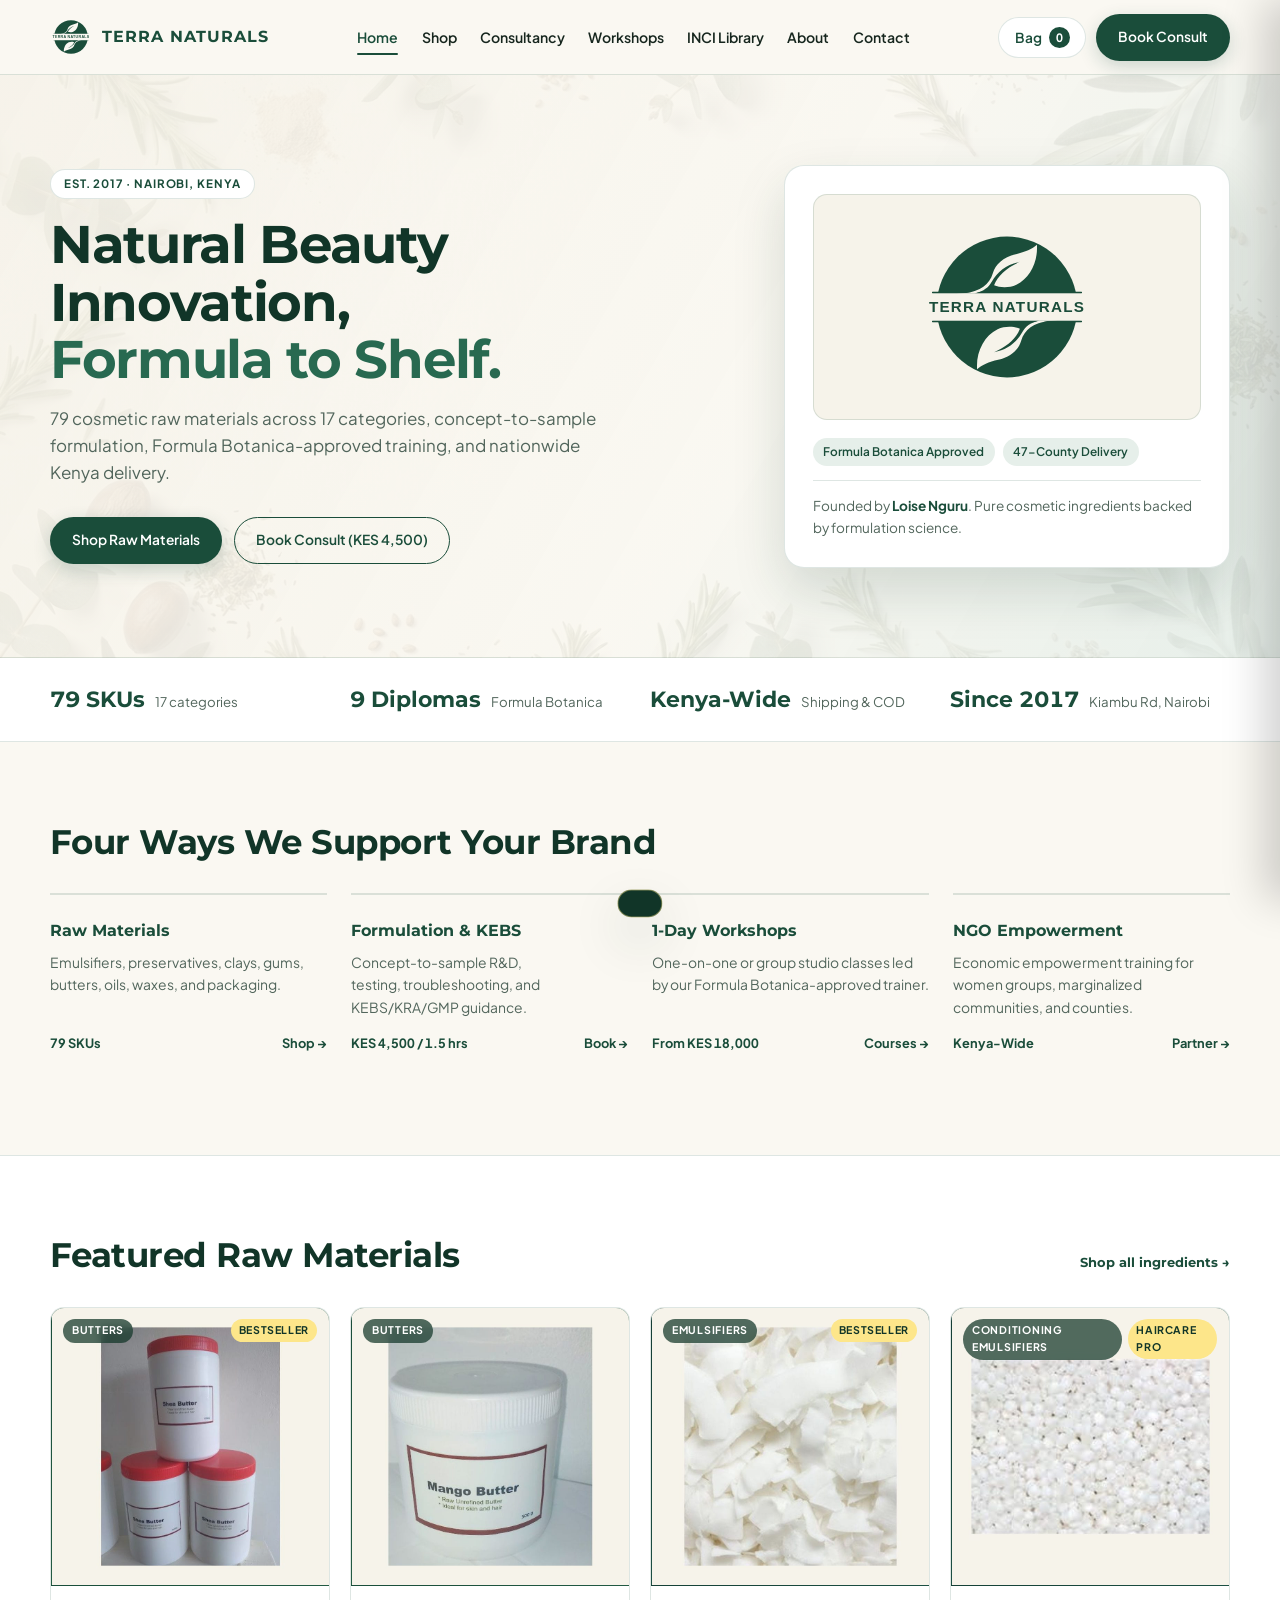
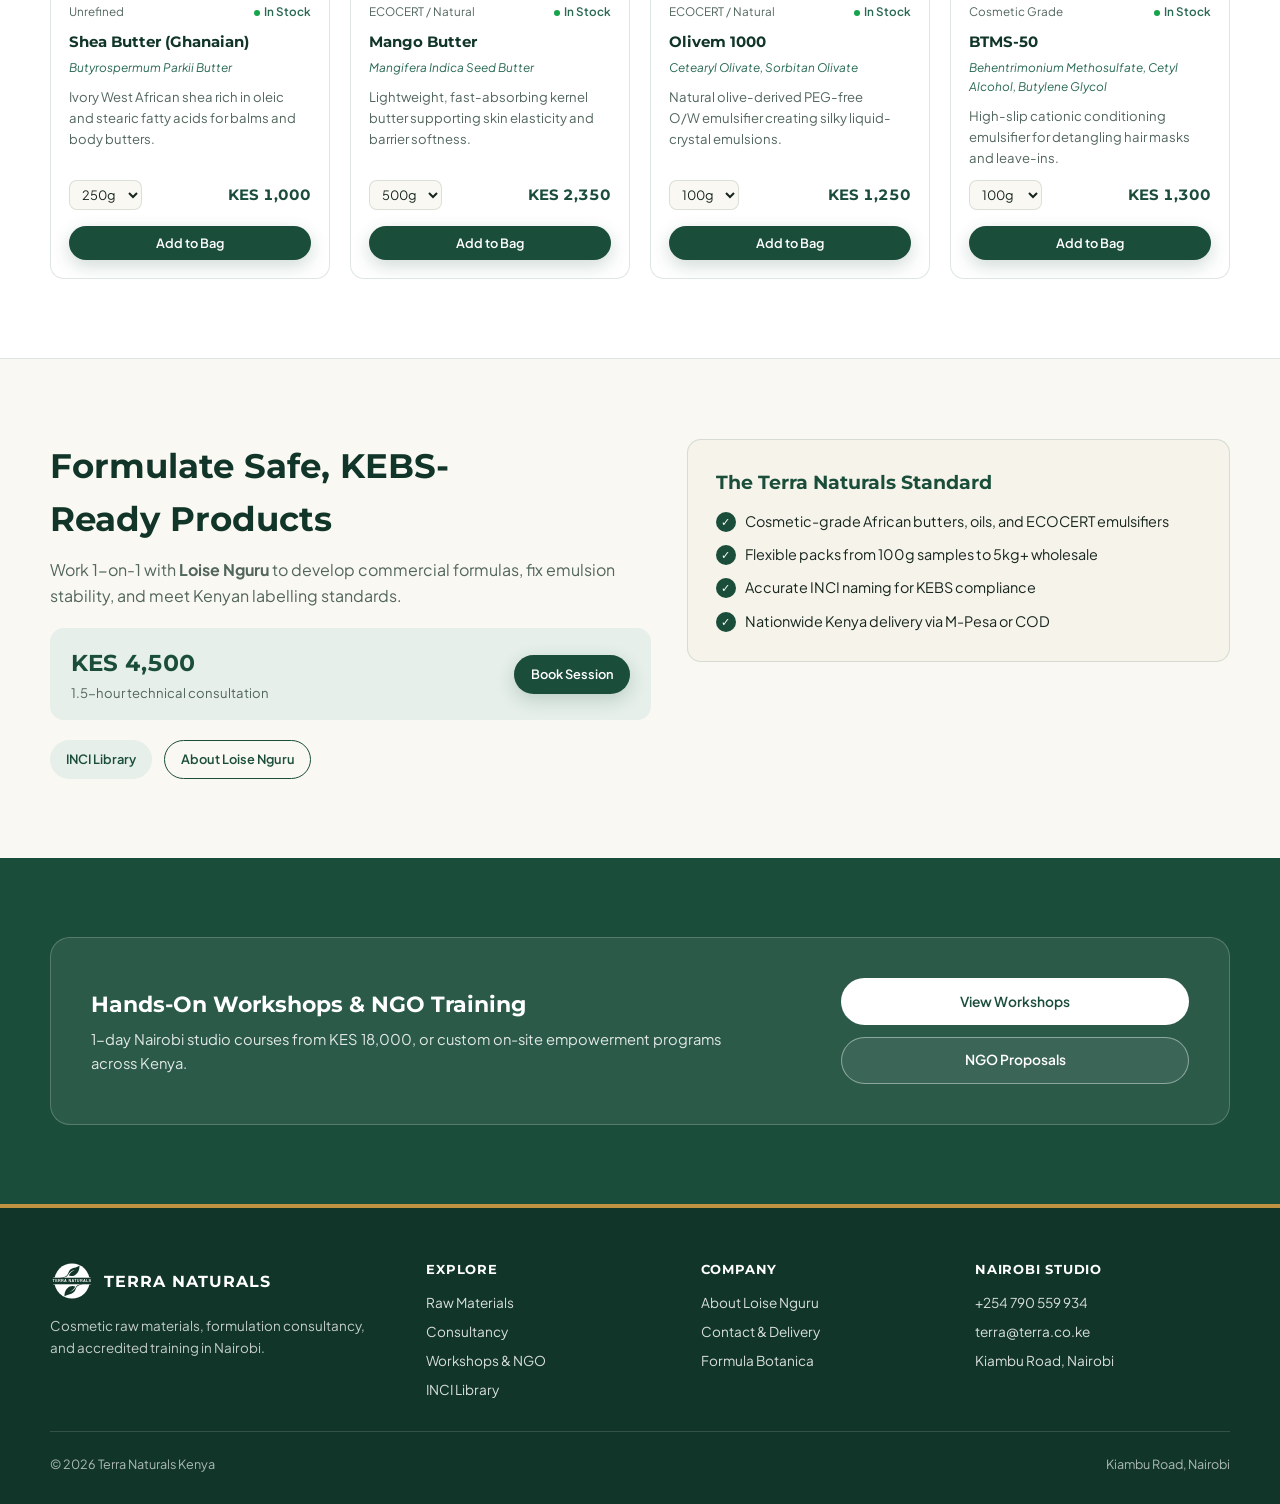
<file: index.html>
<!DOCTYPE html>
<html lang="en">
<head>
  <meta charset="utf-8">
  <meta name="viewport" content="width=device-width, initial-scale=1">
  <title>Terra Naturals Kenya | Cosmetic Ingredients, Formulation &amp; Training</title>
  <meta name="description" content="Founded in 2017 by Loise Nguru. 79+ cosmetic raw materials, KEBS formulation consultancy, hands-on workshops, and NGO training in Kenya.">
  <link rel="icon" type="image/svg+xml" href="assets/terra-naturals-logo-primary.svg">
  <link rel="preconnect" href="https://fonts.googleapis.com">
  <link rel="preconnect" href="https://fonts.gstatic.com" crossorigin>
  <link href="https://fonts.googleapis.com/css2?family=Montserrat:wght@600;700;800&family=Plus+Jakarta+Sans:wght@400;500;600;700&display=swap" rel="stylesheet">
  <link rel="stylesheet" href="styles.css">
</head>
<body>

  <header class="navbar">
    <div class="container nav-inner">
      <a href="index.html" class="brand-lockup" aria-label="Terra Naturals Home">
        <img src="assets/terra-naturals-logo-primary.svg" alt="Terra Naturals">
        <span class="brand-title">TERRA NATURALS</span>
      </a>

      <nav class="nav-links" aria-label="Primary Navigation">
        <a href="index.html" class="active">Home</a>
        <a href="shop.html">Shop</a>
        <a href="consultancy.html">Consultancy</a>
        <a href="workshops.html">Workshops</a>
        <a href="inci-library.html">INCI Library</a>
        <a href="about.html">About</a>
        <a href="contact.html">Contact</a>
      </nav>

      <div class="nav-actions">
        <button type="button" class="btn cart-btn js-open-cart" aria-label="Open Order Bag">
          <span>Bag</span>
          <span class="cart-badge js-cart-count">0</span>
        </button>
        <a href="consultancy.html" class="btn btn-primary">Book Consult</a>
      </div>

      <button type="button" class="nav-toggle" id="navToggle" aria-label="Toggle Menu" aria-expanded="false" aria-controls="mobileMenu">
        <svg viewBox="0 0 24 24" fill="none" stroke="currentColor" stroke-width="2.2" stroke-linecap="round">
          <line x1="3" y1="6" x2="21" y2="6"></line>
          <line x1="3" y1="12" x2="21" y2="12"></line>
          <line x1="3" y1="18" x2="21" y2="18"></line>
        </svg>
      </button>
    </div>

    <div class="mobile-menu" id="mobileMenu">
      <div class="container">
        <nav class="mobile-nav-links" aria-label="Mobile Navigation">
          <a href="index.html" class="active">Home</a>
          <a href="shop.html">Shop</a>
          <a href="consultancy.html">Consultancy</a>
          <a href="workshops.html">Workshops &amp; NGO</a>
          <a href="inci-library.html">INCI Library</a>
          <a href="about.html">About</a>
          <a href="contact.html">Contact</a>
        </nav>
        <div class="mobile-nav-actions">
          <button type="button" class="btn cart-btn js-open-cart" style="width:100%;">
            <span>Order Bag</span>
            <span class="cart-badge js-cart-count">0</span>
          </button>
          <a href="consultancy.html" class="btn btn-primary">Book Consult</a>
        </div>
      </div>
    </div>
  </header>

  <main>
    <!-- Restrained Botanical Hero -->
    <section class="hero">
      <div class="container hero-grid">
        <div>
          <div class="eyebrow">Est. 2017 · Nairobi, Kenya</div>
          <h1>Natural Beauty Innovation, <span>Formula to Shelf.</span></h1>
          <p class="hero-lead">
            79 cosmetic raw materials across 17 categories, concept-to-sample formulation, Formula Botanica-approved training, and nationwide Kenya delivery.
          </p>
          <div class="hero-cta">
            <a href="shop.html" class="btn btn-primary">Shop Raw Materials</a>
            <a href="consultancy.html" class="btn btn-outline">Book Consult (KES 4,500)</a>
          </div>
        </div>

        <aside class="hero-card" aria-label="Founder Credentials">
          <div class="hero-logo-stage">
            <img src="assets/terra-naturals-logo-primary.svg" alt="Terra Naturals Emblem">
          </div>
          <div class="credential-pill-row">
            <span class="pill">Formula Botanica Approved</span>
            <span class="pill">47-County Delivery</span>
          </div>
          <p class="founder-note">
            Founded by <strong>Loise Nguru</strong>. Pure cosmetic ingredients backed by formulation science.
          </p>
        </aside>
      </div>
    </section>

    <!-- Key Trust Strip -->
    <div class="metrics-bar">
      <div class="container metrics-row">
        <div class="metric-item">
          <strong>79 SKUs</strong>
          <span>17 categories</span>
        </div>
        <div class="metric-item">
          <strong>9 Diplomas</strong>
          <span>Formula Botanica</span>
        </div>
        <div class="metric-item">
          <strong>Kenya-Wide</strong>
          <span>Shipping &amp; COD</span>
        </div>
        <div class="metric-item">
          <strong>Since 2017</strong>
          <span>Kiambu Rd, Nairobi</span>
        </div>
      </div>
    </div>

    <!-- 4 Business Pillars -->
    <section class="band">
      <div class="container">
        <div class="section-head">
          <h2>Four Ways We Support Your Brand</h2>
        </div>

        <div class="pillars-grid">
          <a href="shop.html" class="pillar-card">
            <h3>Raw Materials</h3>
            <p>Emulsifiers, preservatives, clays, gums, butters, oils, waxes, and packaging.</p>
            <div class="pillar-meta">
              <span>79 SKUs</span>
              <span>Shop →</span>
            </div>
          </a>

          <a href="consultancy.html" class="pillar-card">
            <h3>Formulation &amp; KEBS</h3>
            <p>Concept-to-sample R&amp;D, testing, troubleshooting, and KEBS/KRA/GMP guidance.</p>
            <div class="pillar-meta">
              <span>KES 4,500 / 1.5 hrs</span>
              <span>Book →</span>
            </div>
          </a>

          <a href="workshops.html" class="pillar-card">
            <h3>1-Day Workshops</h3>
            <p>One-on-one or group studio classes led by our Formula Botanica-approved trainer.</p>
            <div class="pillar-meta">
              <span>From KES 18,000</span>
              <span>Courses →</span>
            </div>
          </a>

          <a href="workshops.html#ngo" class="pillar-card">
            <h3>NGO Empowerment</h3>
            <p>Economic empowerment training for women groups, marginalized communities, and counties.</p>
            <div class="pillar-meta">
              <span>Kenya-Wide</span>
              <span>Partner →</span>
            </div>
          </a>
        </div>
      </div>
    </section>

    <!-- Featured Raw Materials -->
    <section class="band alt">
      <div class="container">
        <div class="section-head">
          <h2>Featured Raw Materials</h2>
          <a href="shop.html" class="link-subtle">Shop all ingredients →</a>
        </div>
        <div class="products-grid" id="homeFeaturedProducts"></div>
      </div>
    </section>

    <!-- Consultancy Spotlight -->
    <section class="band">
      <div class="container split-grid">
        <div>
          <h2 style="font-family:var(--font-display);font-size:clamp(1.5rem,2.7vw,2.1rem);color:var(--forest-deep);margin:0 0 0.7rem;">Formulate Safe, KEBS-Ready Products</h2>
          <p style="color:var(--muted);margin:0;">
            Work 1-on-1 with <strong>Loise Nguru</strong> to develop commercial formulas, fix emulsion stability, and meet Kenyan labelling standards.
          </p>

          <div class="price-callout">
            <div>
              <strong>KES 4,500</strong>
              <span style="display:block;font-size:0.82rem;color:var(--muted);">1.5-hour technical consultation</span>
            </div>
            <a href="consultancy.html" class="btn btn-primary btn-sm">Book Session</a>
          </div>

          <div style="display:flex;flex-wrap:wrap;gap:0.75rem;">
            <a href="inci-library.html" class="btn btn-soft btn-sm">INCI Library</a>
            <a href="about.html" class="btn btn-outline btn-sm">About Loise Nguru</a>
          </div>
        </div>

        <div class="brand-showcase-box">
          <h3 style="font-family:var(--font-display);color:var(--forest);margin:0 0 0.75rem;">The Terra Naturals Standard</h3>
          <ul class="checklist" style="margin:0;">
            <li><span class="check-icon">&#10003;</span><span>Cosmetic-grade African butters, oils, and ECOCERT emulsifiers</span></li>
            <li><span class="check-icon">&#10003;</span><span>Flexible packs from 100g samples to 5kg+ wholesale</span></li>
            <li><span class="check-icon">&#10003;</span><span>Accurate INCI naming for KEBS compliance</span></li>
            <li><span class="check-icon">&#10003;</span><span>Nationwide Kenya delivery via M-Pesa or COD</span></li>
          </ul>
        </div>
      </div>
    </section>

    <!-- Workshops & NGO Band -->
    <section class="band forest-band">
      <div class="container">
        <div class="ngo-banner">
          <div>
            <h3>Hands-On Workshops &amp; NGO Training</h3>
            <p>1-day Nairobi studio courses from KES 18,000, or custom on-site empowerment programs across Kenya.</p>
          </div>
          <div style="display:flex;flex-direction:column;gap:0.7rem;">
            <a href="workshops.html" class="btn btn-white">View Workshops</a>
            <a href="workshops.html#ngo" class="btn btn-outline-light">NGO Proposals</a>
          </div>
        </div>
      </div>
    </section>
  </main>

  <footer>
    <div class="container">
      <div class="footer-grid">
        <div>
          <div class="brand-lockup" style="margin-bottom:0.75rem;">
            <img src="assets/terra-naturals-logo-reversed.svg" alt="Terra Naturals" style="width:44px;height:44px;">
            <span class="brand-title" style="color:#fff;">TERRA NATURALS</span>
          </div>
          <p style="font-size:0.84rem;margin:0;color:rgba(255,255,255,0.75);max-width:32ch;">
            Cosmetic raw materials, formulation consultancy, and accredited training in Nairobi.
          </p>
        </div>

        <div>
          <h4>Explore</h4>
          <ul>
            <li><a href="shop.html">Raw Materials</a></li>
            <li><a href="consultancy.html">Consultancy</a></li>
            <li><a href="workshops.html">Workshops &amp; NGO</a></li>
            <li><a href="inci-library.html">INCI Library</a></li>
          </ul>
        </div>

        <div>
          <h4>Company</h4>
          <ul>
            <li><a href="about.html">About Loise Nguru</a></li>
            <li><a href="contact.html">Contact &amp; Delivery</a></li>
            <li><a href="https://formulabotanica.com/portfolio/terra-naturals/" target="_blank" rel="noopener">Formula Botanica</a></li>
          </ul>
        </div>

        <div>
          <h4>Nairobi Studio</h4>
          <ul>
            <li><a href="tel:+254790559934">+254 790 559 934</a></li>
            <li><a href="mailto:terra@terra.co.ke">terra@terra.co.ke</a></li>
            <li>Kiambu Road, Nairobi</li>
          </ul>
        </div>
      </div>

      <div class="footer-bottom">
        <span>&copy; 2026 Terra Naturals Kenya</span>
        <span>Kiambu Road, Nairobi</span>
      </div>
    </div>
  </footer>

  <div class="drawer-backdrop" id="drawerBackdrop"></div>
  <aside class="cart-drawer" id="cartDrawer" aria-label="Order Bag">
    <div class="drawer-head">
      <h3>Order Bag</h3>
      <button type="button" class="btn btn-soft btn-sm" id="closeCartBtn">Close</button>
    </div>
    <div class="drawer-body" id="cartItems"></div>
    <div class="drawer-foot">
      <div style="display:flex;justify-content:space-between;align-items:center;margin-bottom:0.85rem;">
        <span style="font-weight:600;color:var(--muted);">Subtotal</span>
        <strong style="font-family:var(--font-display);font-size:1.2rem;color:var(--forest);" id="cartTotal">KES 0</strong>
      </div>
      <button type="button" class="btn btn-primary" id="checkoutWhatsappBtn" style="width:100%;">Order via WhatsApp</button>
    </div>
  </aside>

  <div class="toast" id="toast" role="status" aria-live="polite"></div>
  <script src="app.js"></script>
</body>
</html>
</file>
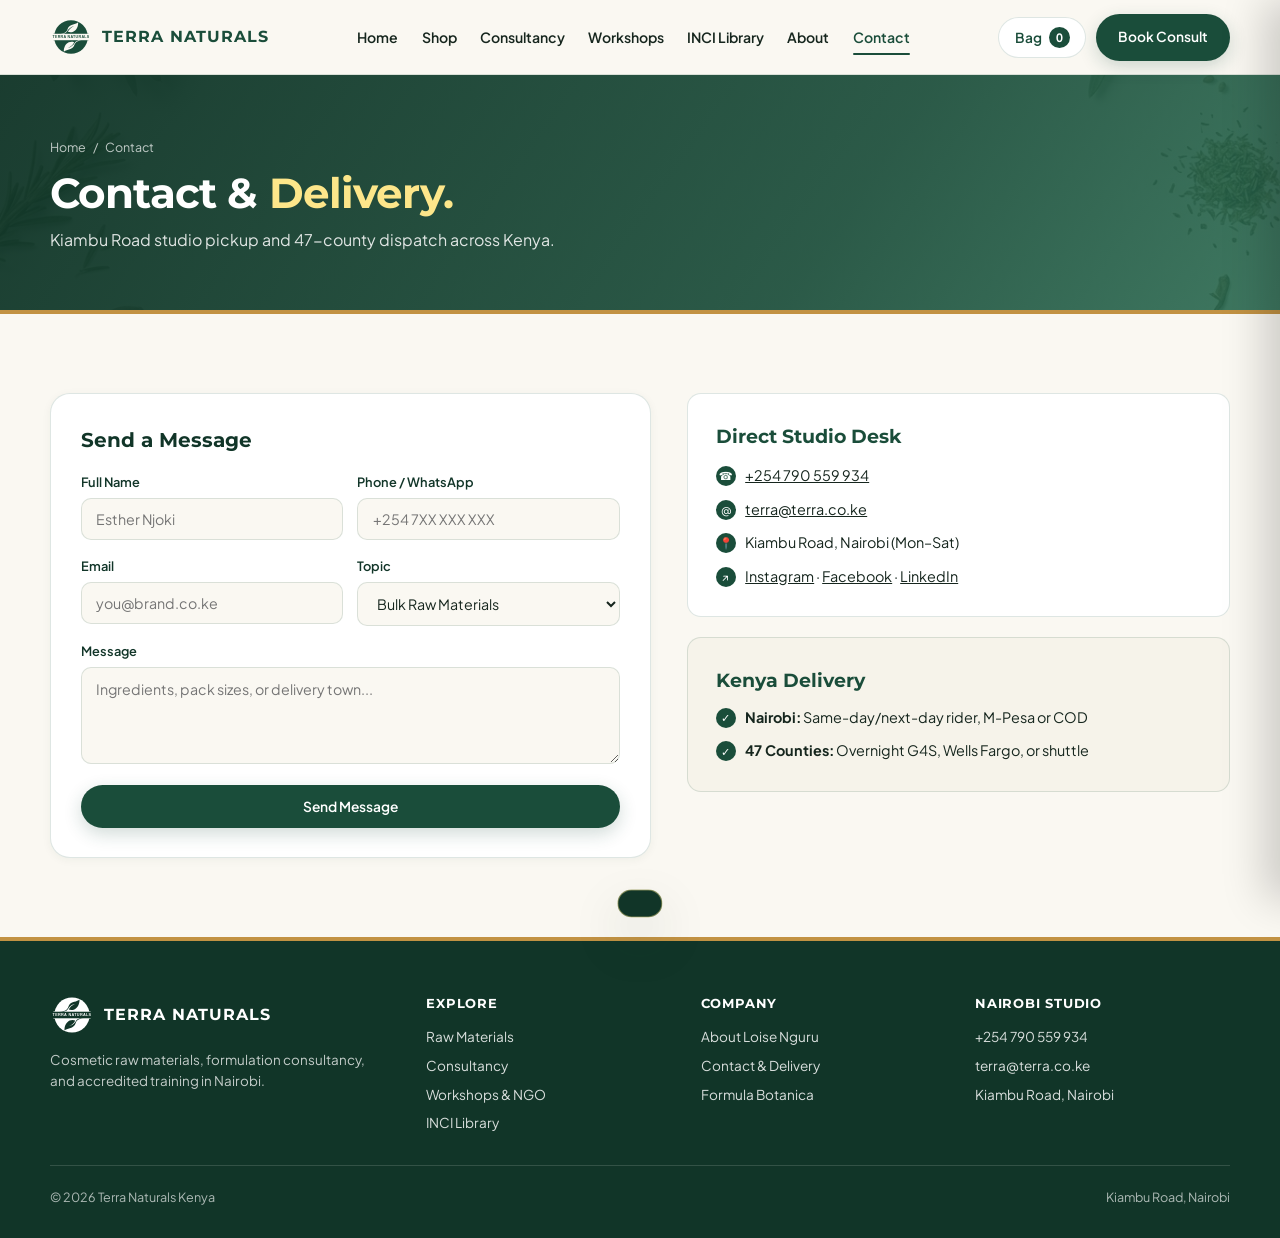
<file: contact.html>
<!DOCTYPE html>
<html lang="en">
<head>
  <meta charset="utf-8">
  <meta name="viewport" content="width=device-width, initial-scale=1">
  <title>Contact &amp; Delivery | Terra Naturals Kenya</title>
  <meta name="description" content="Contact Terra Naturals on Kiambu Road, Nairobi (+254 790 559 934 | terra@terra.co.ke) for bulk orders and nationwide Kenya delivery.">
  <link rel="icon" type="image/svg+xml" href="assets/terra-naturals-logo-primary.svg">
  <link rel="preconnect" href="https://fonts.googleapis.com">
  <link rel="preconnect" href="https://fonts.gstatic.com" crossorigin>
  <link href="https://fonts.googleapis.com/css2?family=Montserrat:wght@600;700;800&family=Plus+Jakarta+Sans:wght@400;500;600;700&display=swap" rel="stylesheet">
  <link rel="stylesheet" href="styles.css">
</head>
<body>

  <header class="navbar">
    <div class="container nav-inner">
      <a href="index.html" class="brand-lockup" aria-label="Terra Naturals Home">
        <img src="assets/terra-naturals-logo-primary.svg" alt="Terra Naturals">
        <span class="brand-title">TERRA NATURALS</span>
      </a>

      <nav class="nav-links" aria-label="Primary Navigation">
        <a href="index.html">Home</a>
        <a href="shop.html">Shop</a>
        <a href="consultancy.html">Consultancy</a>
        <a href="workshops.html">Workshops</a>
        <a href="inci-library.html">INCI Library</a>
        <a href="about.html">About</a>
        <a href="contact.html" class="active">Contact</a>
      </nav>

      <div class="nav-actions">
        <button type="button" class="btn cart-btn js-open-cart" aria-label="Open Order Bag">
          <span>Bag</span>
          <span class="cart-badge js-cart-count">0</span>
        </button>
        <a href="consultancy.html" class="btn btn-primary">Book Consult</a>
      </div>

      <button type="button" class="nav-toggle" id="navToggle" aria-label="Toggle Menu" aria-expanded="false" aria-controls="mobileMenu">
        <svg viewBox="0 0 24 24" fill="none" stroke="currentColor" stroke-width="2.2" stroke-linecap="round">
          <line x1="3" y1="6" x2="21" y2="6"></line>
          <line x1="3" y1="12" x2="21" y2="12"></line>
          <line x1="3" y1="18" x2="21" y2="18"></line>
        </svg>
      </button>
    </div>

    <div class="mobile-menu" id="mobileMenu">
      <div class="container">
        <nav class="mobile-nav-links" aria-label="Mobile Navigation">
          <a href="index.html">Home</a>
          <a href="shop.html">Shop</a>
          <a href="consultancy.html">Consultancy</a>
          <a href="workshops.html">Workshops &amp; NGO</a>
          <a href="inci-library.html">INCI Library</a>
          <a href="about.html">About</a>
          <a href="contact.html" class="active">Contact</a>
        </nav>
        <div class="mobile-nav-actions">
          <button type="button" class="btn cart-btn js-open-cart" style="width:100%;">
            <span>Order Bag</span>
            <span class="cart-badge js-cart-count">0</span>
          </button>
          <a href="consultancy.html" class="btn btn-primary">Book Consult</a>
        </div>
      </div>
    </div>
  </header>

  <main>
    <section class="page-hero">
      <div class="container">
        <div class="breadcrumb">
          <a href="index.html">Home</a>
          <span>/</span>
          <span>Contact</span>
        </div>
        <h1>Contact &amp; <span>Delivery.</span></h1>
        <p class="page-hero-lead">Kiambu Road studio pickup and 47-county dispatch across Kenya.</p>
      </div>
    </section>

    <section class="band">
      <div class="container split-grid">
        <div class="consult-card">
          <h2 style="font-family:var(--font-display);font-size:1.25rem;color:var(--forest-deep);margin:0 0 1rem;">Send a Message</h2>

          <div class="confirmation-box" id="contactConfirmBox" role="status" aria-live="polite"></div>

          <form id="contactForm" class="form-grid">
            <div class="form-row-2">
              <div class="field">
                <label for="ctName">Full Name</label>
                <input type="text" id="ctName" required placeholder="Esther Njoki">
              </div>
              <div class="field">
                <label for="ctPhone">Phone / WhatsApp</label>
                <input type="tel" id="ctPhone" required placeholder="+254 7XX XXX XXX">
              </div>
            </div>

            <div class="form-row-2">
              <div class="field">
                <label for="ctEmail">Email</label>
                <input type="email" id="ctEmail" required placeholder="you@brand.co.ke">
              </div>
              <div class="field">
                <label for="ctTopic">Topic</label>
                <select id="ctTopic">
                  <option value="Bulk Raw Materials">Bulk Raw Materials</option>
                  <option value="Nationwide Delivery">Nationwide Delivery</option>
                  <option value="Consultancy">Consultancy</option>
                  <option value="Workshops & NGO">Workshops &amp; NGO</option>
                </select>
              </div>
            </div>

            <div class="field">
              <label for="ctMessage">Message</label>
              <textarea id="ctMessage" rows="4" required placeholder="Ingredients, pack sizes, or delivery town..."></textarea>
            </div>

            <button type="submit" class="btn btn-primary" style="width:100%;">Send Message</button>
          </form>
        </div>

        <aside style="display:grid;gap:1.25rem;">
          <div class="brand-showcase-box" style="background:var(--white);">
            <h3 style="font-family:var(--font-display);color:var(--forest);margin:0 0 0.75rem;">Direct Studio Desk</h3>
            <ul class="checklist" style="margin:0;">
              <li><span class="check-icon">&#9742;</span><span><a href="tel:+254790559934" style="text-decoration:underline;">+254 790 559 934</a></span></li>
              <li><span class="check-icon">@</span><span><a href="mailto:terra@terra.co.ke" style="text-decoration:underline;">terra@terra.co.ke</a></span></li>
              <li><span class="check-icon">&#128205;</span><span>Kiambu Road, Nairobi (Mon–Sat)</span></li>
              <li><span class="check-icon">&#8599;</span><span><a href="https://www.instagram.com/terranaturalskenya/?hl=en" target="_blank" rel="noopener" style="text-decoration:underline;">Instagram</a> · <a href="https://www.facebook.com/Terranaturals/" target="_blank" rel="noopener" style="text-decoration:underline;">Facebook</a> · <a href="https://www.linkedin.com/company/terra-kenya/" target="_blank" rel="noopener" style="text-decoration:underline;">LinkedIn</a></span></li>
            </ul>
          </div>

          <div class="brand-showcase-box">
            <h3 style="font-family:var(--font-display);color:var(--forest);margin:0 0 0.65rem;">Kenya Delivery</h3>
            <ul class="checklist" style="margin:0;">
              <li><span class="check-icon">&#10003;</span><span><strong>Nairobi:</strong> Same-day/next-day rider, M-Pesa or COD</span></li>
              <li><span class="check-icon">&#10003;</span><span><strong>47 Counties:</strong> Overnight G4S, Wells Fargo, or shuttle</span></li>
            </ul>
          </div>
        </aside>
      </div>
    </section>
  </main>

  <footer>
    <div class="container">
      <div class="footer-grid">
        <div>
          <div class="brand-lockup" style="margin-bottom:0.75rem;">
            <img src="assets/terra-naturals-logo-reversed.svg" alt="Terra Naturals" style="width:44px;height:44px;">
            <span class="brand-title" style="color:#fff;">TERRA NATURALS</span>
          </div>
          <p style="font-size:0.84rem;margin:0;color:rgba(255,255,255,0.75);max-width:32ch;">
            Cosmetic raw materials, formulation consultancy, and accredited training in Nairobi.
          </p>
        </div>

        <div>
          <h4>Explore</h4>
          <ul>
            <li><a href="shop.html">Raw Materials</a></li>
            <li><a href="consultancy.html">Consultancy</a></li>
            <li><a href="workshops.html">Workshops &amp; NGO</a></li>
            <li><a href="inci-library.html">INCI Library</a></li>
          </ul>
        </div>

        <div>
          <h4>Company</h4>
          <ul>
            <li><a href="about.html">About Loise Nguru</a></li>
            <li><a href="contact.html">Contact &amp; Delivery</a></li>
            <li><a href="https://formulabotanica.com/portfolio/terra-naturals/" target="_blank" rel="noopener">Formula Botanica</a></li>
          </ul>
        </div>

        <div>
          <h4>Nairobi Studio</h4>
          <ul>
            <li><a href="tel:+254790559934">+254 790 559 934</a></li>
            <li><a href="mailto:terra@terra.co.ke">terra@terra.co.ke</a></li>
            <li>Kiambu Road, Nairobi</li>
          </ul>
        </div>
      </div>

      <div class="footer-bottom">
        <span>&copy; 2026 Terra Naturals Kenya</span>
        <span>Kiambu Road, Nairobi</span>
      </div>
    </div>
  </footer>

  <div class="drawer-backdrop" id="drawerBackdrop"></div>
  <aside class="cart-drawer" id="cartDrawer" aria-label="Order Bag">
    <div class="drawer-head">
      <h3>Order Bag</h3>
      <button type="button" class="btn btn-soft btn-sm" id="closeCartBtn">Close</button>
    </div>
    <div class="drawer-body" id="cartItems"></div>
    <div class="drawer-foot">
      <div style="display:flex;justify-content:space-between;align-items:center;margin-bottom:0.85rem;">
        <span style="font-weight:600;color:var(--muted);">Subtotal</span>
        <strong style="font-family:var(--font-display);font-size:1.2rem;color:var(--forest);" id="cartTotal">KES 0</strong>
      </div>
      <button type="button" class="btn btn-primary" id="checkoutWhatsappBtn" style="width:100%;">Order via WhatsApp</button>
    </div>
  </aside>

  <div class="toast" id="toast" role="status" aria-live="polite"></div>
  <script src="app.js"></script>
</body>
</html>
</file>
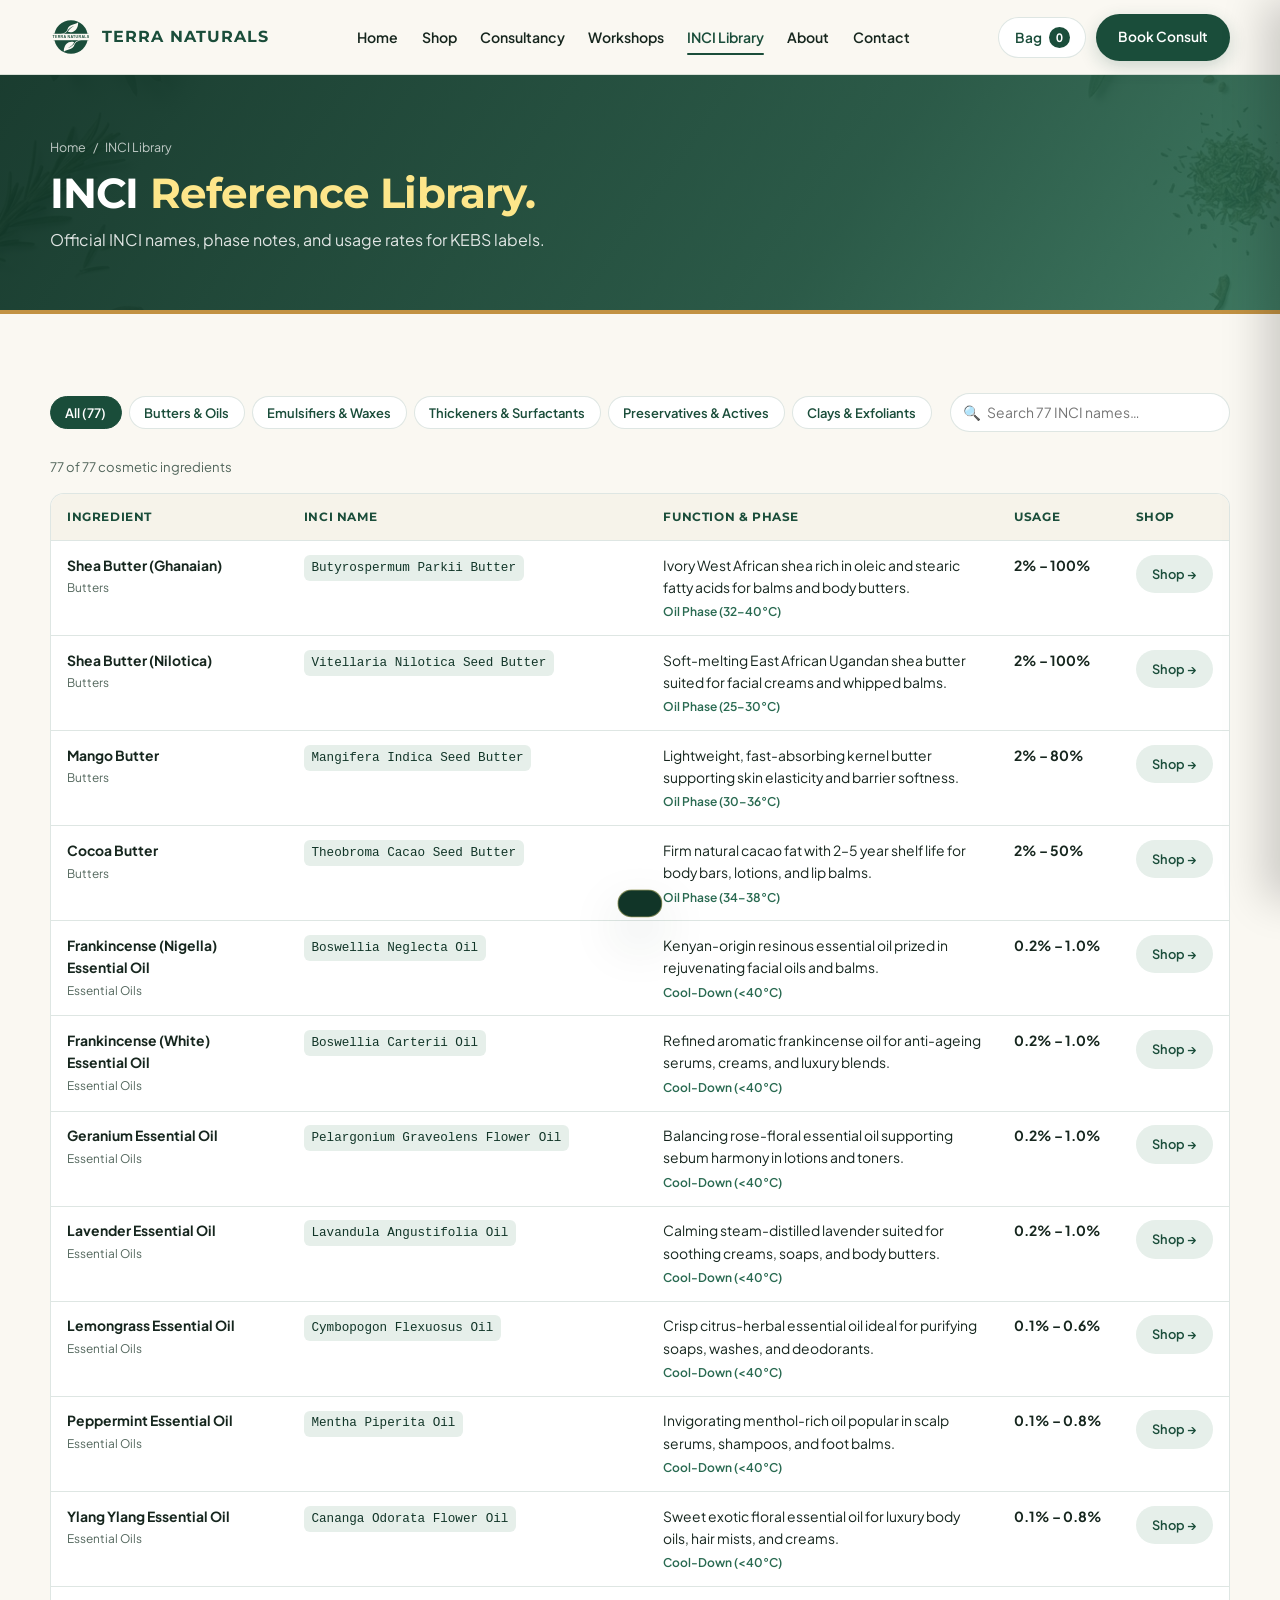
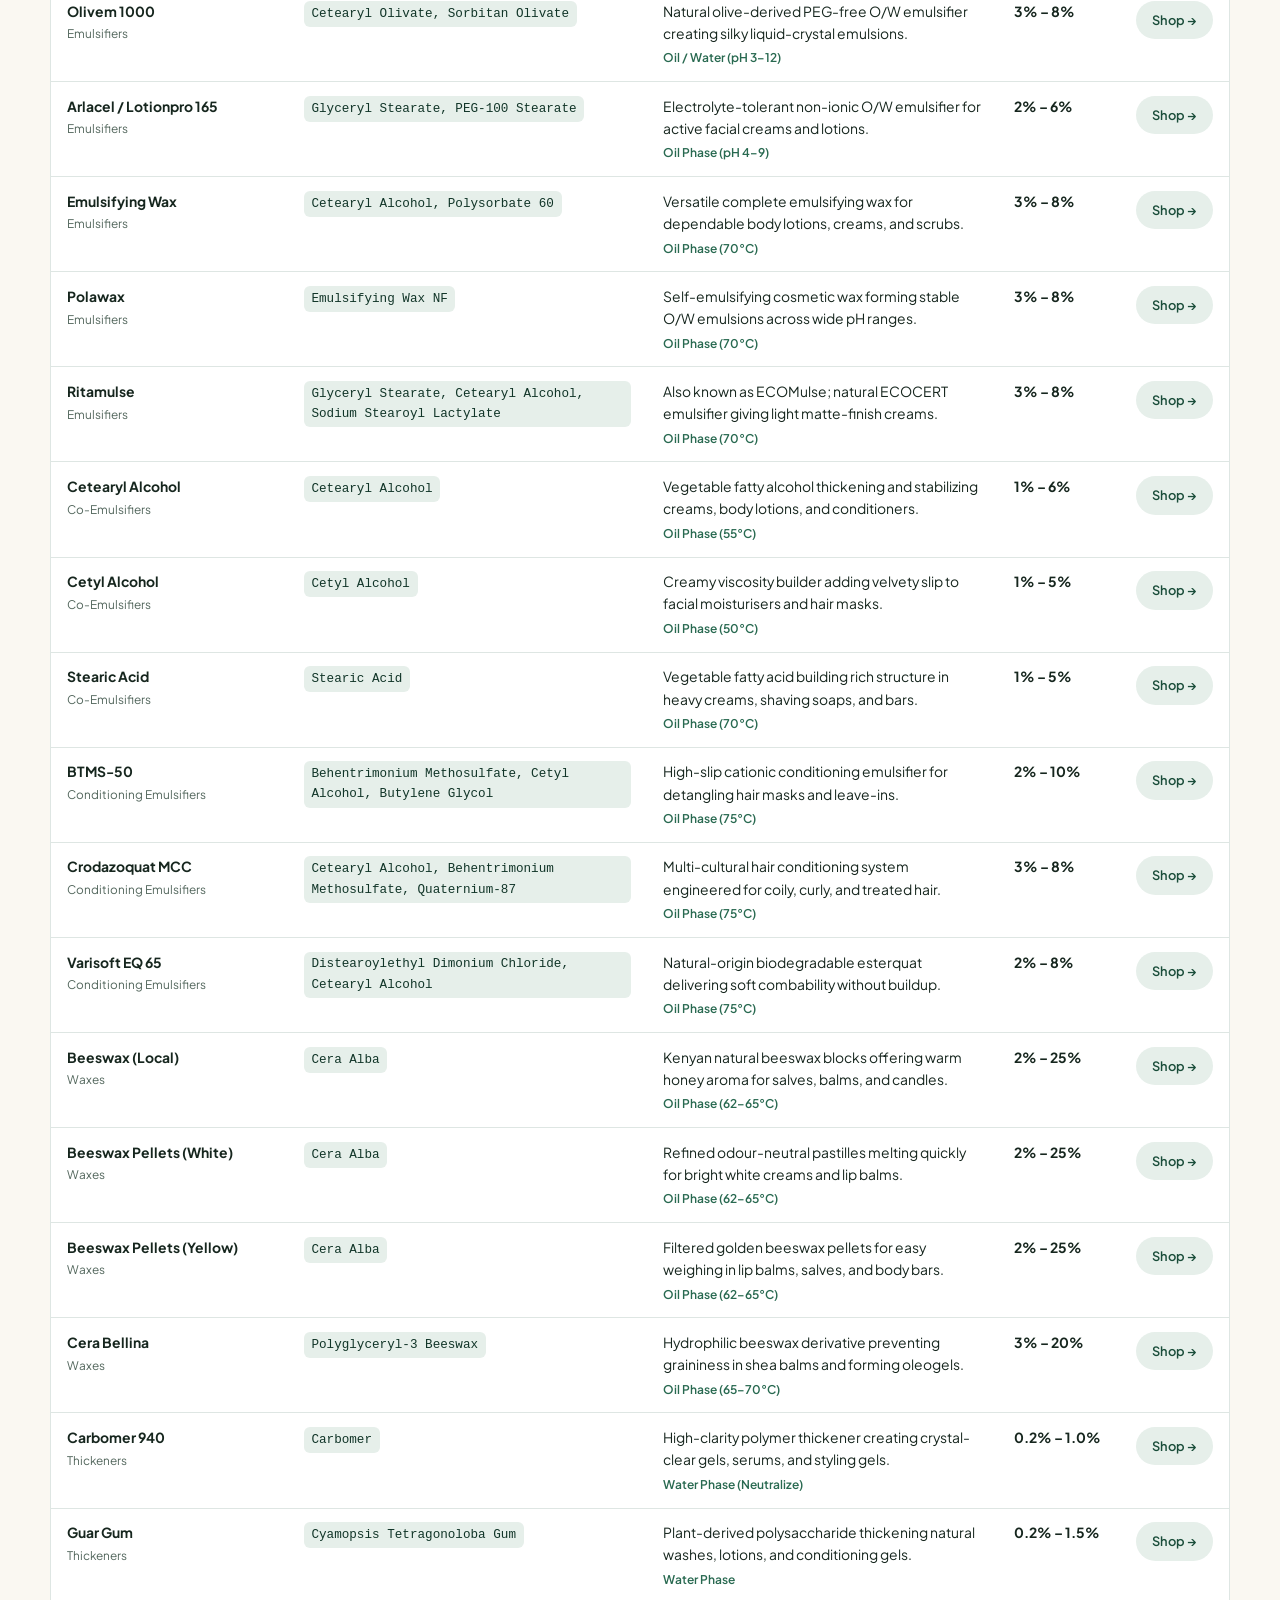
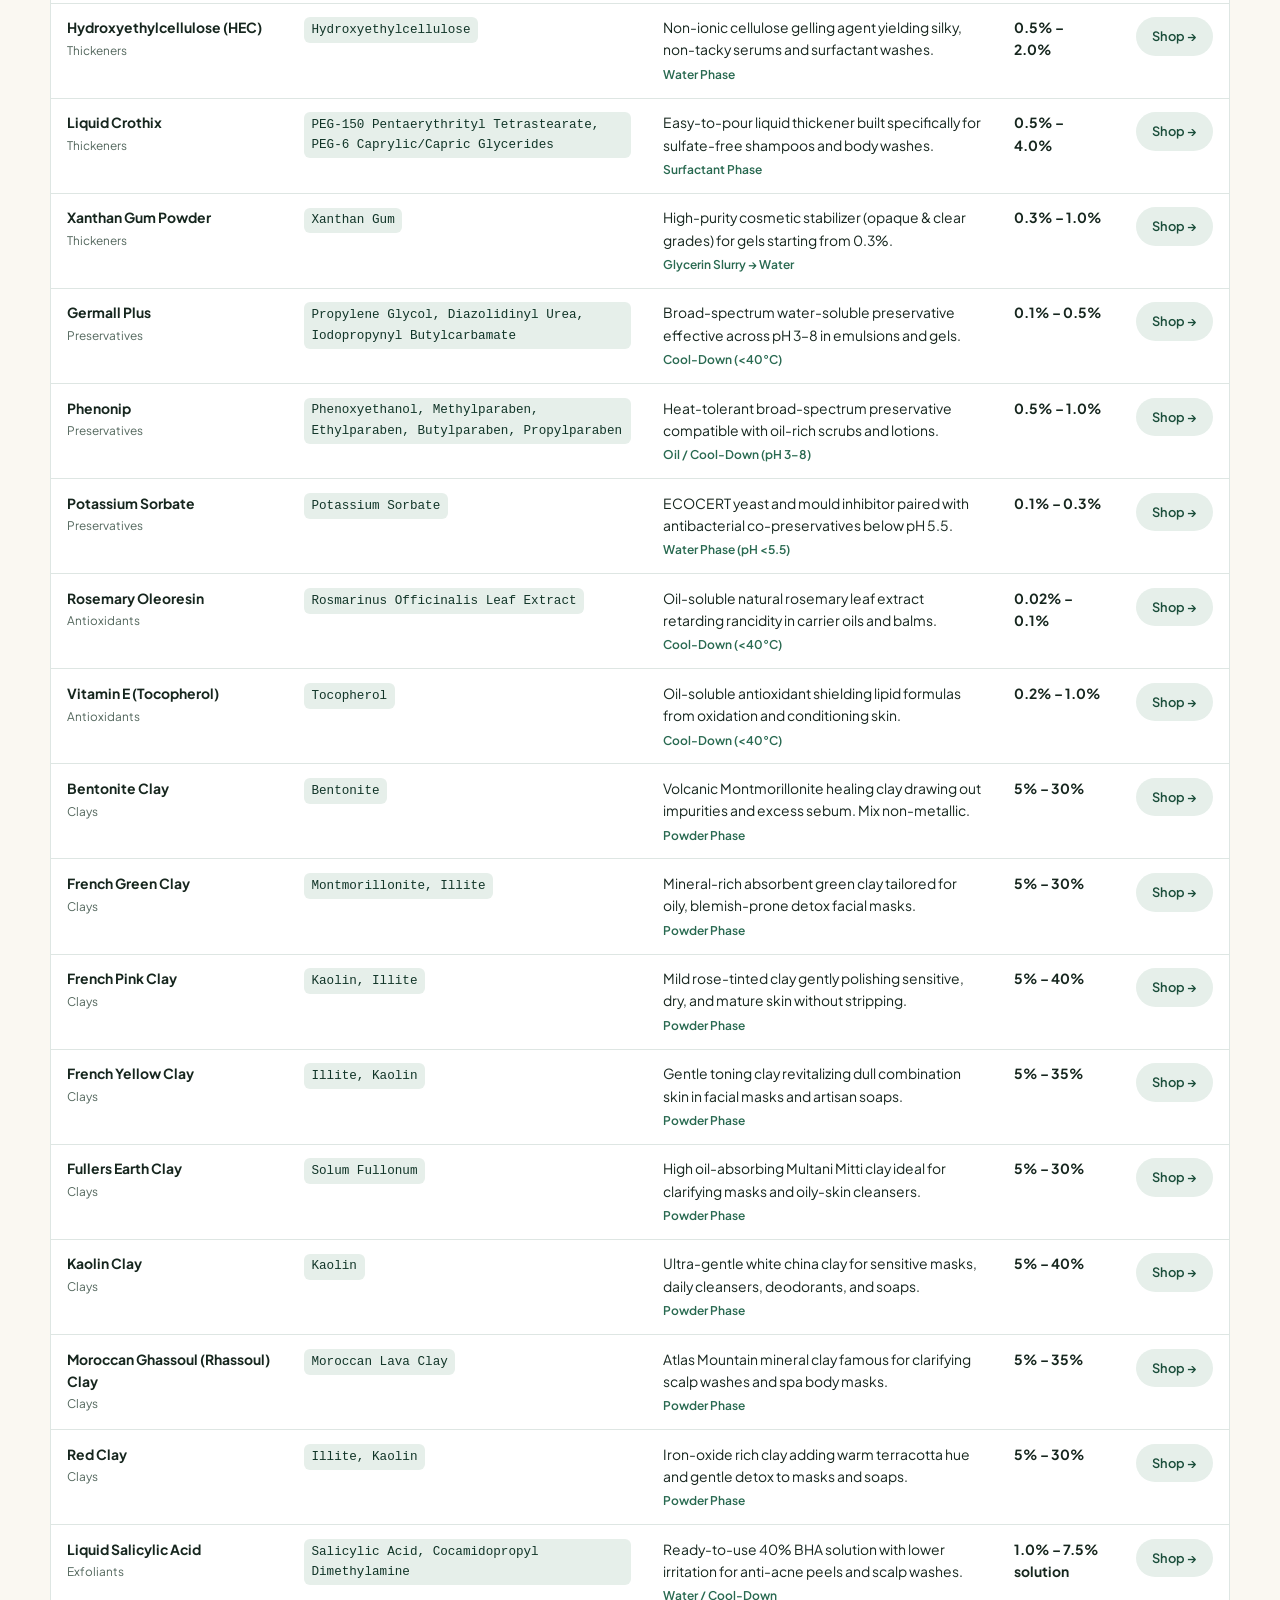
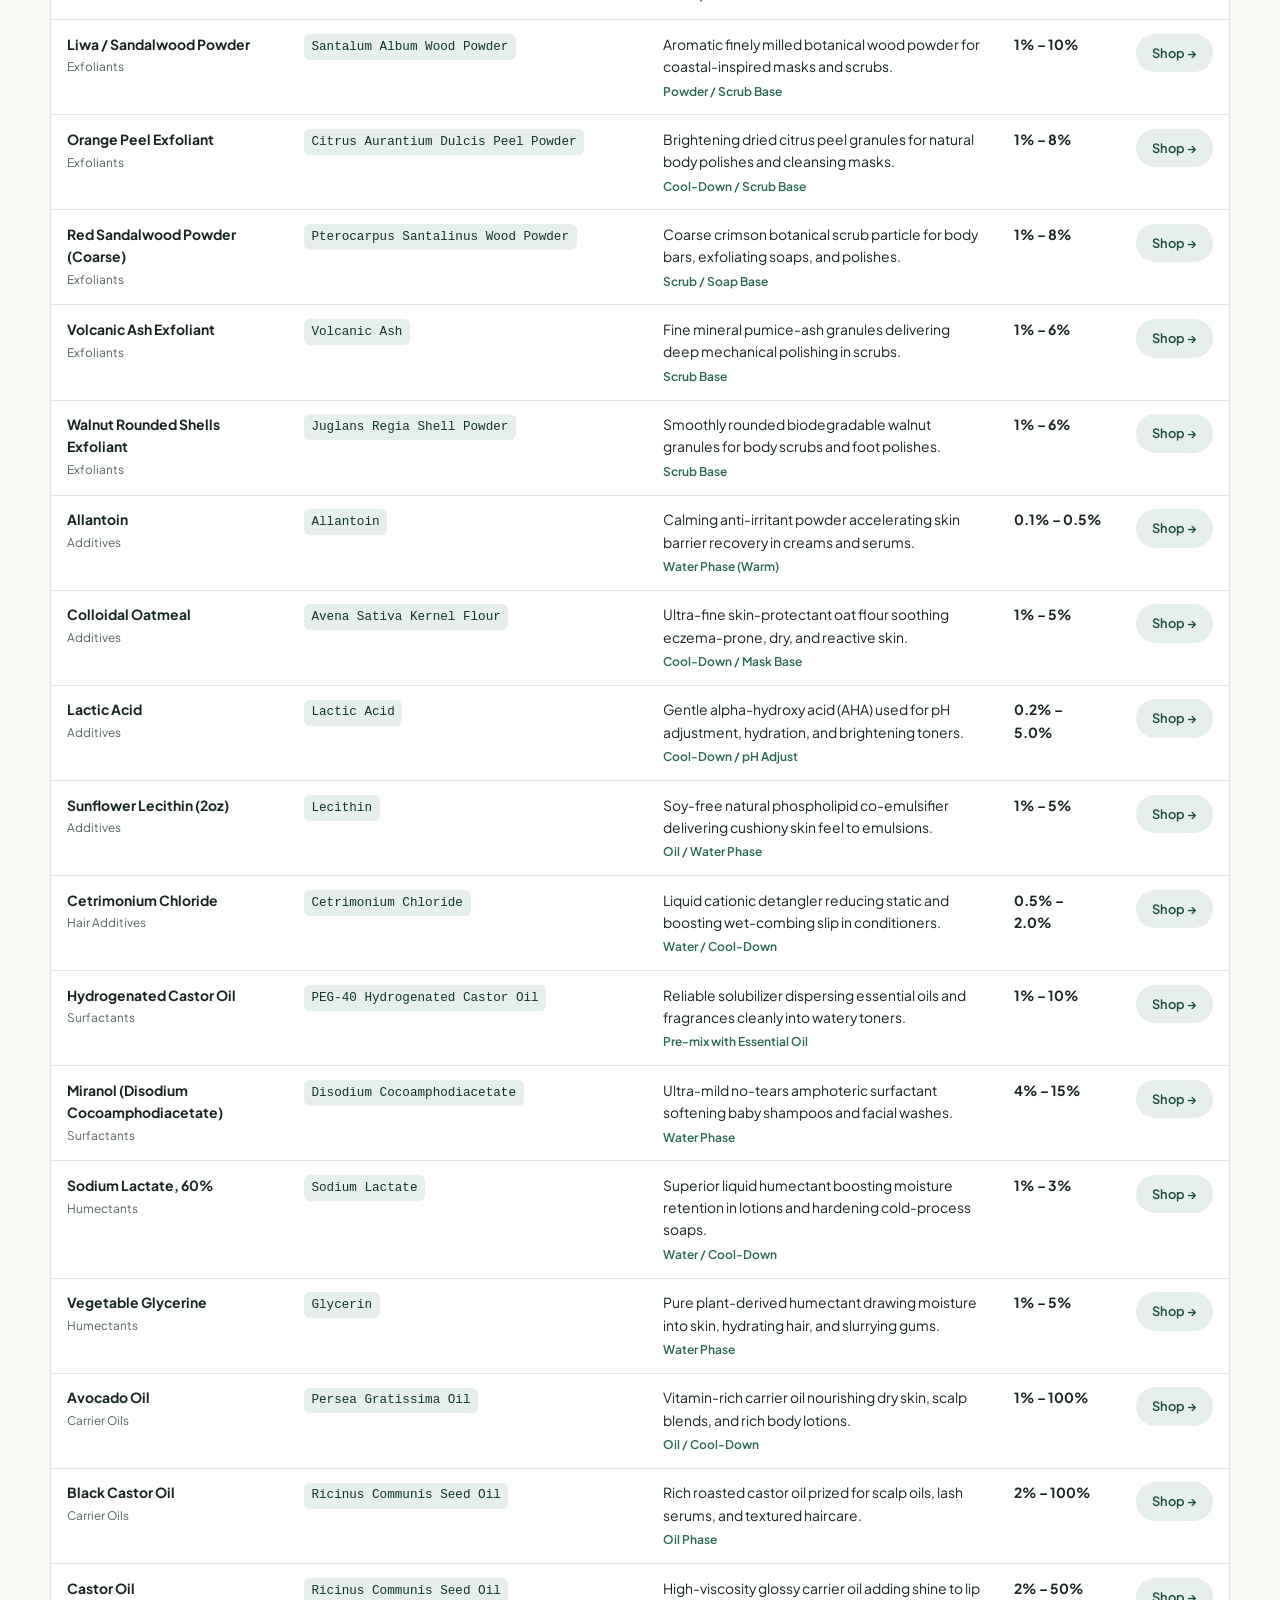
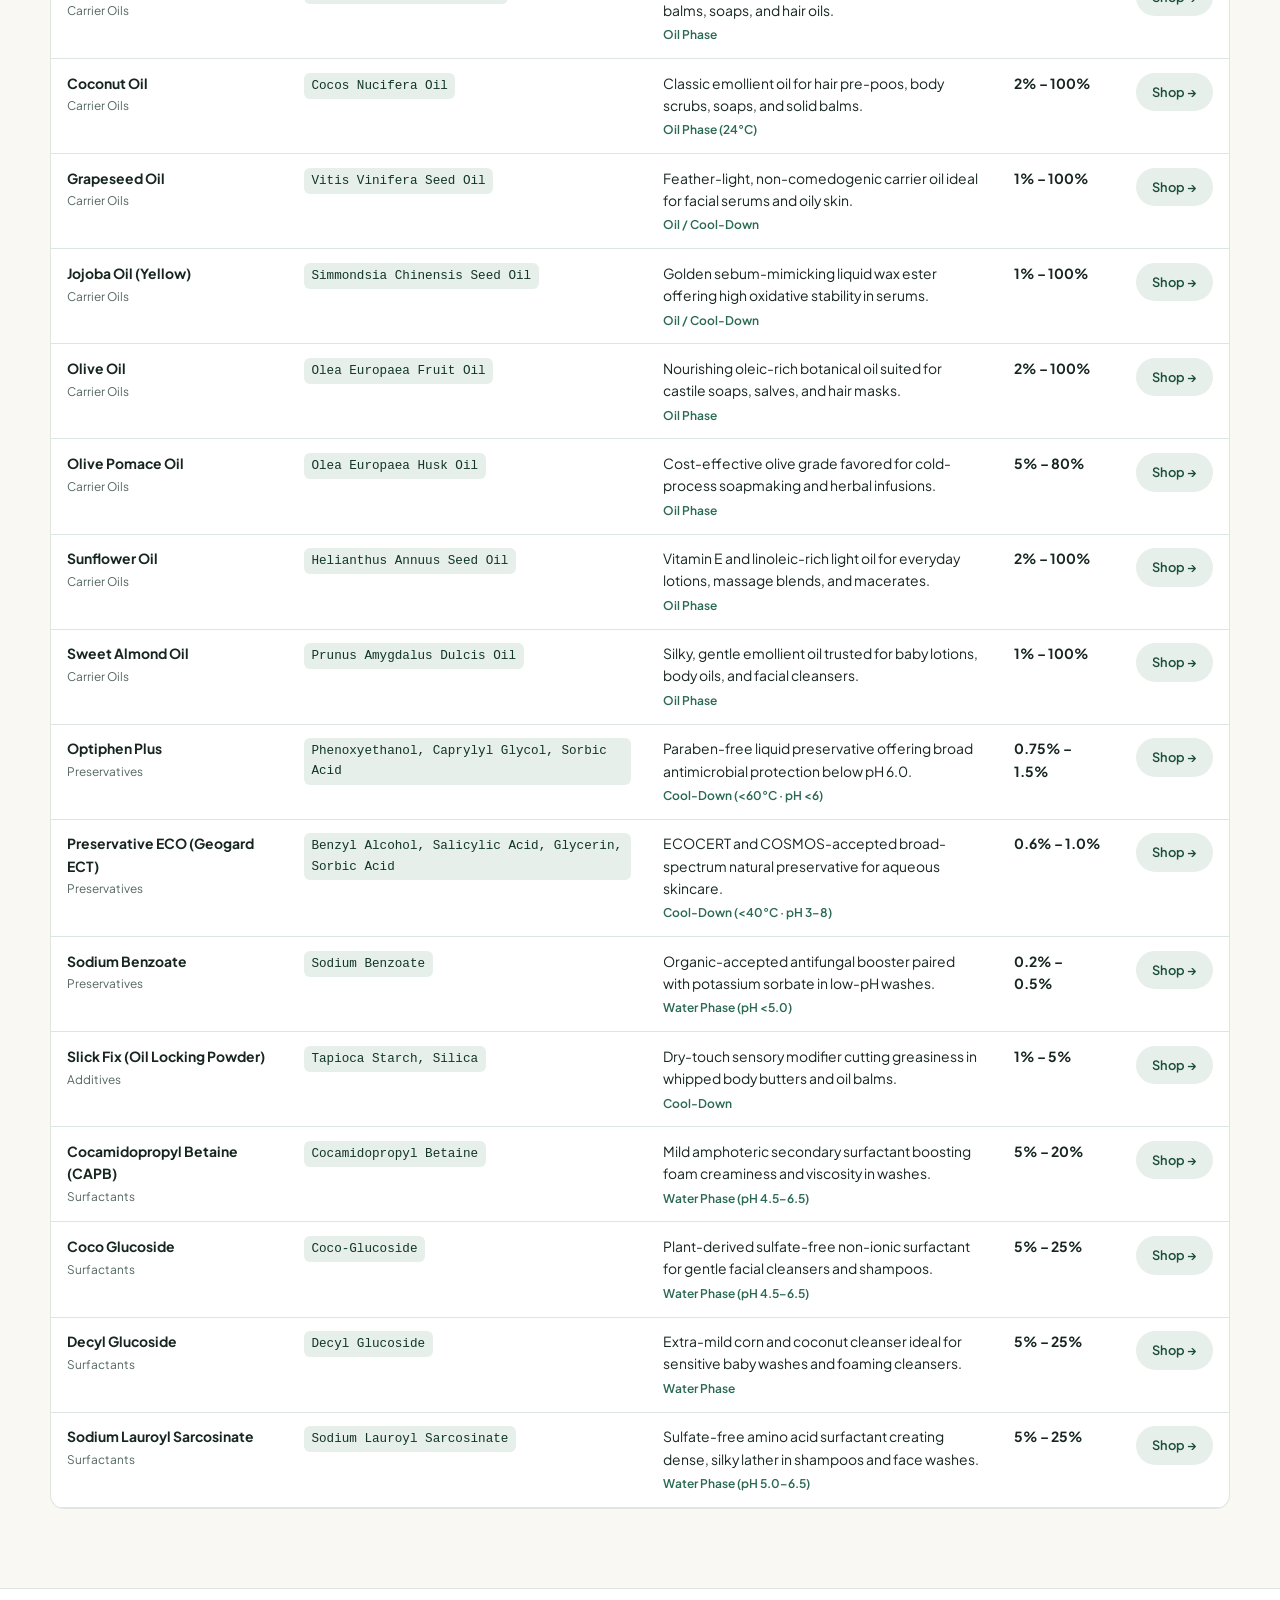
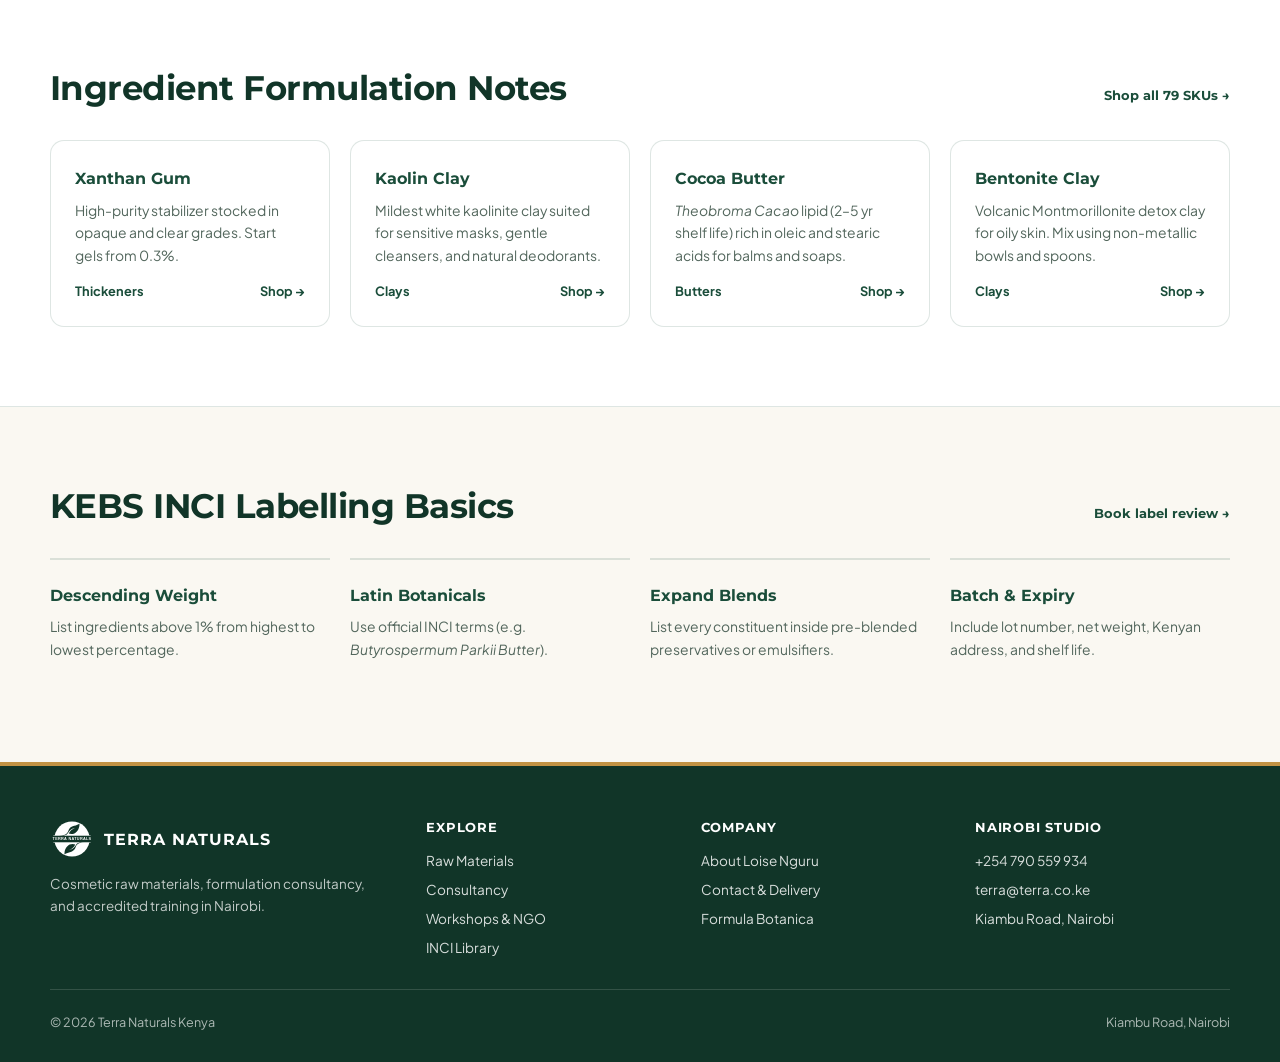
<file: inci-library.html>
<!DOCTYPE html>
<html lang="en">
<head>
  <meta charset="utf-8">
  <meta name="viewport" content="width=device-width, initial-scale=1">
  <title>INCI Reference Library | Terra Naturals Kenya</title>
  <meta name="description" content="Searchable INCI ingredient guide with Latin names, processing phases, pH notes, and usage rates for KEBS labelling.">
  <link rel="icon" type="image/svg+xml" href="assets/terra-naturals-logo-primary.svg">
  <link rel="preconnect" href="https://fonts.googleapis.com">
  <link rel="preconnect" href="https://fonts.gstatic.com" crossorigin>
  <link href="https://fonts.googleapis.com/css2?family=Montserrat:wght@600;700;800&family=Plus+Jakarta+Sans:wght@400;500;600;700&display=swap" rel="stylesheet">
  <link rel="stylesheet" href="styles.css">
</head>
<body>

  <header class="navbar">
    <div class="container nav-inner">
      <a href="index.html" class="brand-lockup" aria-label="Terra Naturals Home">
        <img src="assets/terra-naturals-logo-primary.svg" alt="Terra Naturals">
        <span class="brand-title">TERRA NATURALS</span>
      </a>

      <nav class="nav-links" aria-label="Primary Navigation">
        <a href="index.html">Home</a>
        <a href="shop.html">Shop</a>
        <a href="consultancy.html">Consultancy</a>
        <a href="workshops.html">Workshops</a>
        <a href="inci-library.html" class="active">INCI Library</a>
        <a href="about.html">About</a>
        <a href="contact.html">Contact</a>
      </nav>

      <div class="nav-actions">
        <button type="button" class="btn cart-btn js-open-cart" aria-label="Open Order Bag">
          <span>Bag</span>
          <span class="cart-badge js-cart-count">0</span>
        </button>
        <a href="consultancy.html" class="btn btn-primary">Book Consult</a>
      </div>

      <button type="button" class="nav-toggle" id="navToggle" aria-label="Toggle Menu" aria-expanded="false" aria-controls="mobileMenu">
        <svg viewBox="0 0 24 24" fill="none" stroke="currentColor" stroke-width="2.2" stroke-linecap="round">
          <line x1="3" y1="6" x2="21" y2="6"></line>
          <line x1="3" y1="12" x2="21" y2="12"></line>
          <line x1="3" y1="18" x2="21" y2="18"></line>
        </svg>
      </button>
    </div>

    <div class="mobile-menu" id="mobileMenu">
      <div class="container">
        <nav class="mobile-nav-links" aria-label="Mobile Navigation">
          <a href="index.html">Home</a>
          <a href="shop.html">Shop</a>
          <a href="consultancy.html">Consultancy</a>
          <a href="workshops.html">Workshops &amp; NGO</a>
          <a href="inci-library.html" class="active">INCI Library</a>
          <a href="about.html">About</a>
          <a href="contact.html">Contact</a>
        </nav>
        <div class="mobile-nav-actions">
          <button type="button" class="btn cart-btn js-open-cart" style="width:100%;">
            <span>Order Bag</span>
            <span class="cart-badge js-cart-count">0</span>
          </button>
          <a href="consultancy.html" class="btn btn-primary">Book Consult</a>
        </div>
      </div>
    </div>
  </header>

  <main>
    <section class="page-hero">
      <div class="container">
        <div class="breadcrumb">
          <a href="index.html">Home</a>
          <span>/</span>
          <span>INCI Library</span>
        </div>
        <h1>INCI <span>Reference Library.</span></h1>
        <p class="page-hero-lead">Official INCI names, phase notes, and usage rates for KEBS labels.</p>
      </div>
    </section>

    <section class="band">
      <div class="container">
        <div class="catalog-toolbar">
          <div class="filter-pills" id="inciGroupFilters" role="tablist" aria-label="Filter INCI by group">
            <button type="button" class="filter-btn active" data-group="All">All (77)</button>
            <button type="button" class="filter-btn" data-group="Butters & Oils">Butters &amp; Oils</button>
            <button type="button" class="filter-btn" data-group="Emulsifiers & Waxes">Emulsifiers &amp; Waxes</button>
            <button type="button" class="filter-btn" data-group="Thickeners & Surfactants">Thickeners &amp; Surfactants</button>
            <button type="button" class="filter-btn" data-group="Preservatives & Actives">Preservatives &amp; Actives</button>
            <button type="button" class="filter-btn" data-group="Clays & Exfoliants">Clays &amp; Exfoliants</button>
          </div>

          <div class="search-box">
            <span class="search-icon" aria-hidden="true">&#128269;</span>
            <input type="search" id="inciSearch" placeholder="Search 77 INCI names…" aria-label="Search INCI library">
          </div>
        </div>

        <p id="inciCount" style="font-size:0.82rem;color:var(--muted);margin:0 0 1rem;"></p>

        <div class="inci-wrap">
          <div style="overflow-x:auto;">
            <table class="inci-table">
              <thead>
                <tr>
                  <th>Ingredient</th>
                  <th>INCI Name</th>
                  <th>Function &amp; Phase</th>
                  <th>Usage</th>
                  <th>Shop</th>
                </tr>
              </thead>
              <tbody id="inciBody"></tbody>
            </table>
          </div>
        </div>
      </div>
    </section>

    <section class="band alt">
      <div class="container">
        <div class="section-head">
          <h2>Ingredient Formulation Notes</h2>
          <a href="shop.html" class="link-subtle">Shop all 79 SKUs →</a>
        </div>

        <div class="grid-4">
          <article class="pillar-card boxed">
            <h3>Xanthan Gum</h3>
            <p>High-purity stabilizer stocked in opaque and clear grades. Start gels from 0.3%.</p>
            <div class="pillar-meta">
              <span>Thickeners</span>
              <a href="shop.html?search=Xanthan">Shop →</a>
            </div>
          </article>
          <article class="pillar-card boxed">
            <h3>Kaolin Clay</h3>
            <p>Mildest white kaolinite clay suited for sensitive masks, gentle cleansers, and natural deodorants.</p>
            <div class="pillar-meta">
              <span>Clays</span>
              <a href="shop.html?search=Kaolin">Shop →</a>
            </div>
          </article>
          <article class="pillar-card boxed">
            <h3>Cocoa Butter</h3>
            <p><em>Theobroma Cacao</em> lipid (2–5 yr shelf life) rich in oleic and stearic acids for balms and soaps.</p>
            <div class="pillar-meta">
              <span>Butters</span>
              <a href="shop.html?search=Cocoa%20Butter">Shop →</a>
            </div>
          </article>
          <article class="pillar-card boxed">
            <h3>Bentonite Clay</h3>
            <p>Volcanic Montmorillonite detox clay for oily skin. Mix using non-metallic bowls and spoons.</p>
            <div class="pillar-meta">
              <span>Clays</span>
              <a href="shop.html?search=Bentonite">Shop →</a>
            </div>
          </article>
        </div>
      </div>
    </section>

    <section class="band">
      <div class="container">
        <div class="section-head">
          <h2>KEBS INCI Labelling Basics</h2>
          <a href="consultancy.html" class="link-subtle">Book label review →</a>
        </div>

        <div class="grid-4">
          <article class="pillar-card">
            <h3>Descending Weight</h3>
            <p>List ingredients above 1% from highest to lowest percentage.</p>
          </article>
          <article class="pillar-card">
            <h3>Latin Botanicals</h3>
            <p>Use official INCI terms (e.g. <em>Butyrospermum Parkii Butter</em>).</p>
          </article>
          <article class="pillar-card">
            <h3>Expand Blends</h3>
            <p>List every constituent inside pre-blended preservatives or emulsifiers.</p>
          </article>
          <article class="pillar-card">
            <h3>Batch &amp; Expiry</h3>
            <p>Include lot number, net weight, Kenyan address, and shelf life.</p>
          </article>
        </div>
      </div>
    </section>
  </main>

  <footer>
    <div class="container">
      <div class="footer-grid">
        <div>
          <div class="brand-lockup" style="margin-bottom:0.75rem;">
            <img src="assets/terra-naturals-logo-reversed.svg" alt="Terra Naturals" style="width:44px;height:44px;">
            <span class="brand-title" style="color:#fff;">TERRA NATURALS</span>
          </div>
          <p style="font-size:0.84rem;margin:0;color:rgba(255,255,255,0.75);max-width:32ch;">
            Cosmetic raw materials, formulation consultancy, and accredited training in Nairobi.
          </p>
        </div>

        <div>
          <h4>Explore</h4>
          <ul>
            <li><a href="shop.html">Raw Materials</a></li>
            <li><a href="consultancy.html">Consultancy</a></li>
            <li><a href="workshops.html">Workshops &amp; NGO</a></li>
            <li><a href="inci-library.html">INCI Library</a></li>
          </ul>
        </div>

        <div>
          <h4>Company</h4>
          <ul>
            <li><a href="about.html">About Loise Nguru</a></li>
            <li><a href="contact.html">Contact &amp; Delivery</a></li>
            <li><a href="https://formulabotanica.com/portfolio/terra-naturals/" target="_blank" rel="noopener">Formula Botanica</a></li>
          </ul>
        </div>

        <div>
          <h4>Nairobi Studio</h4>
          <ul>
            <li><a href="tel:+254790559934">+254 790 559 934</a></li>
            <li><a href="mailto:terra@terra.co.ke">terra@terra.co.ke</a></li>
            <li>Kiambu Road, Nairobi</li>
          </ul>
        </div>
      </div>

      <div class="footer-bottom">
        <span>&copy; 2026 Terra Naturals Kenya</span>
        <span>Kiambu Road, Nairobi</span>
      </div>
    </div>
  </footer>

  <div class="drawer-backdrop" id="drawerBackdrop"></div>
  <aside class="cart-drawer" id="cartDrawer" aria-label="Order Bag">
    <div class="drawer-head">
      <h3>Order Bag</h3>
      <button type="button" class="btn btn-soft btn-sm" id="closeCartBtn">Close</button>
    </div>
    <div class="drawer-body" id="cartItems"></div>
    <div class="drawer-foot">
      <div style="display:flex;justify-content:space-between;align-items:center;margin-bottom:0.85rem;">
        <span style="font-weight:600;color:var(--muted);">Subtotal</span>
        <strong style="font-family:var(--font-display);font-size:1.2rem;color:var(--forest);" id="cartTotal">KES 0</strong>
      </div>
      <button type="button" class="btn btn-primary" id="checkoutWhatsappBtn" style="width:100%;">Order via WhatsApp</button>
    </div>
  </aside>

  <div class="toast" id="toast" role="status" aria-live="polite"></div>
  <script src="app.js"></script>
</body>
</html>
</file>
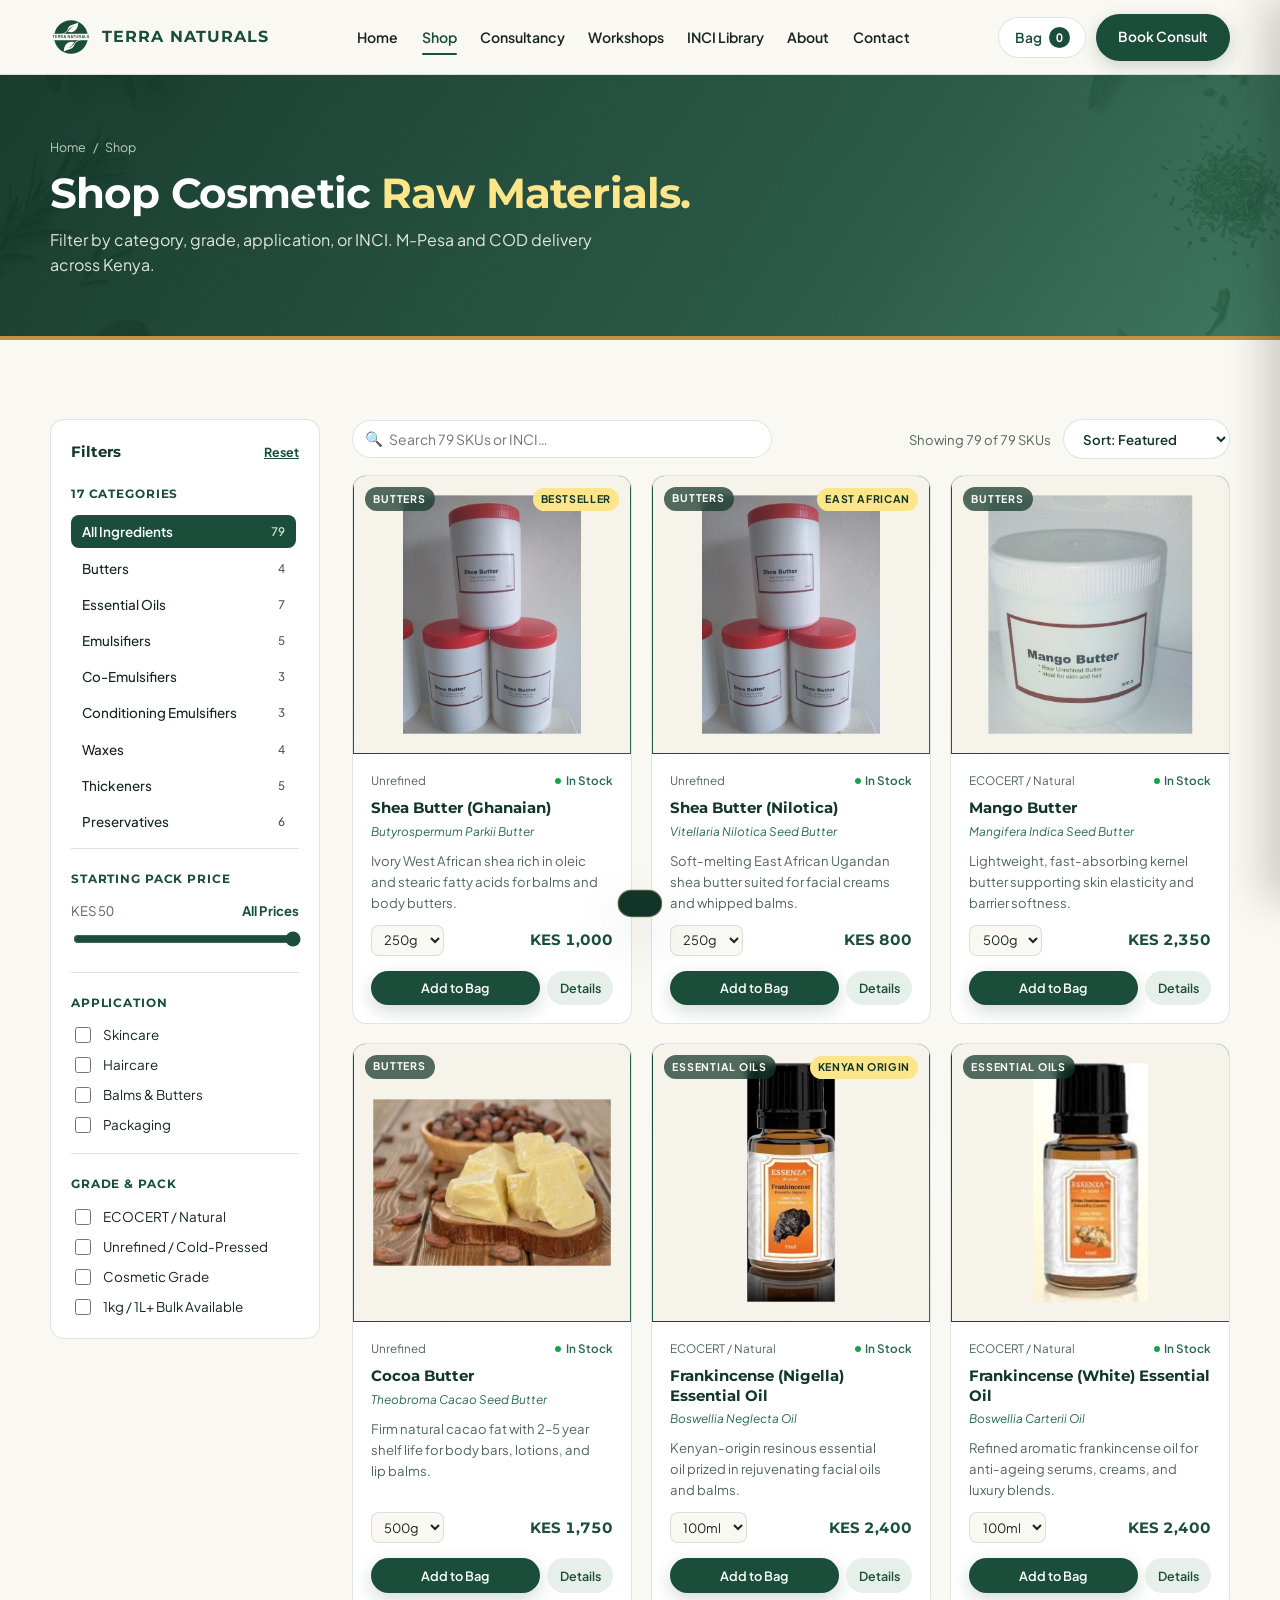
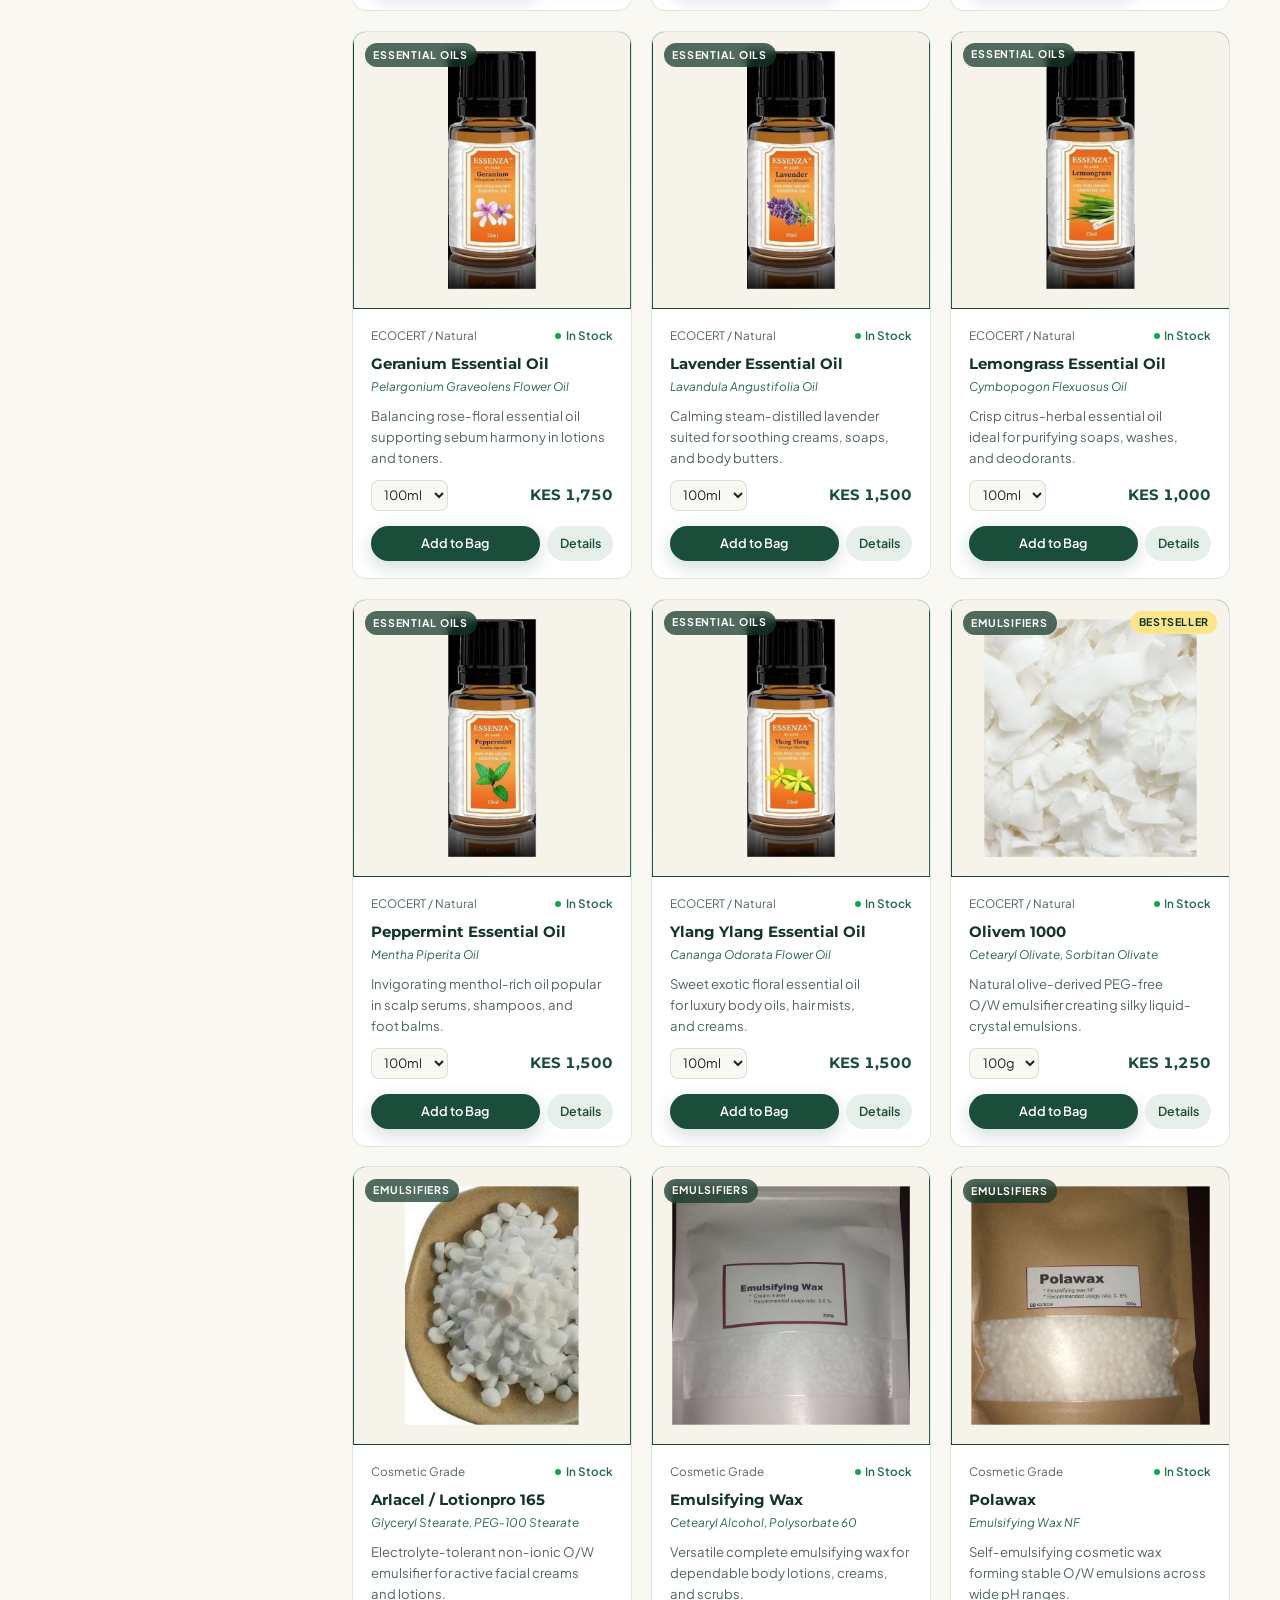
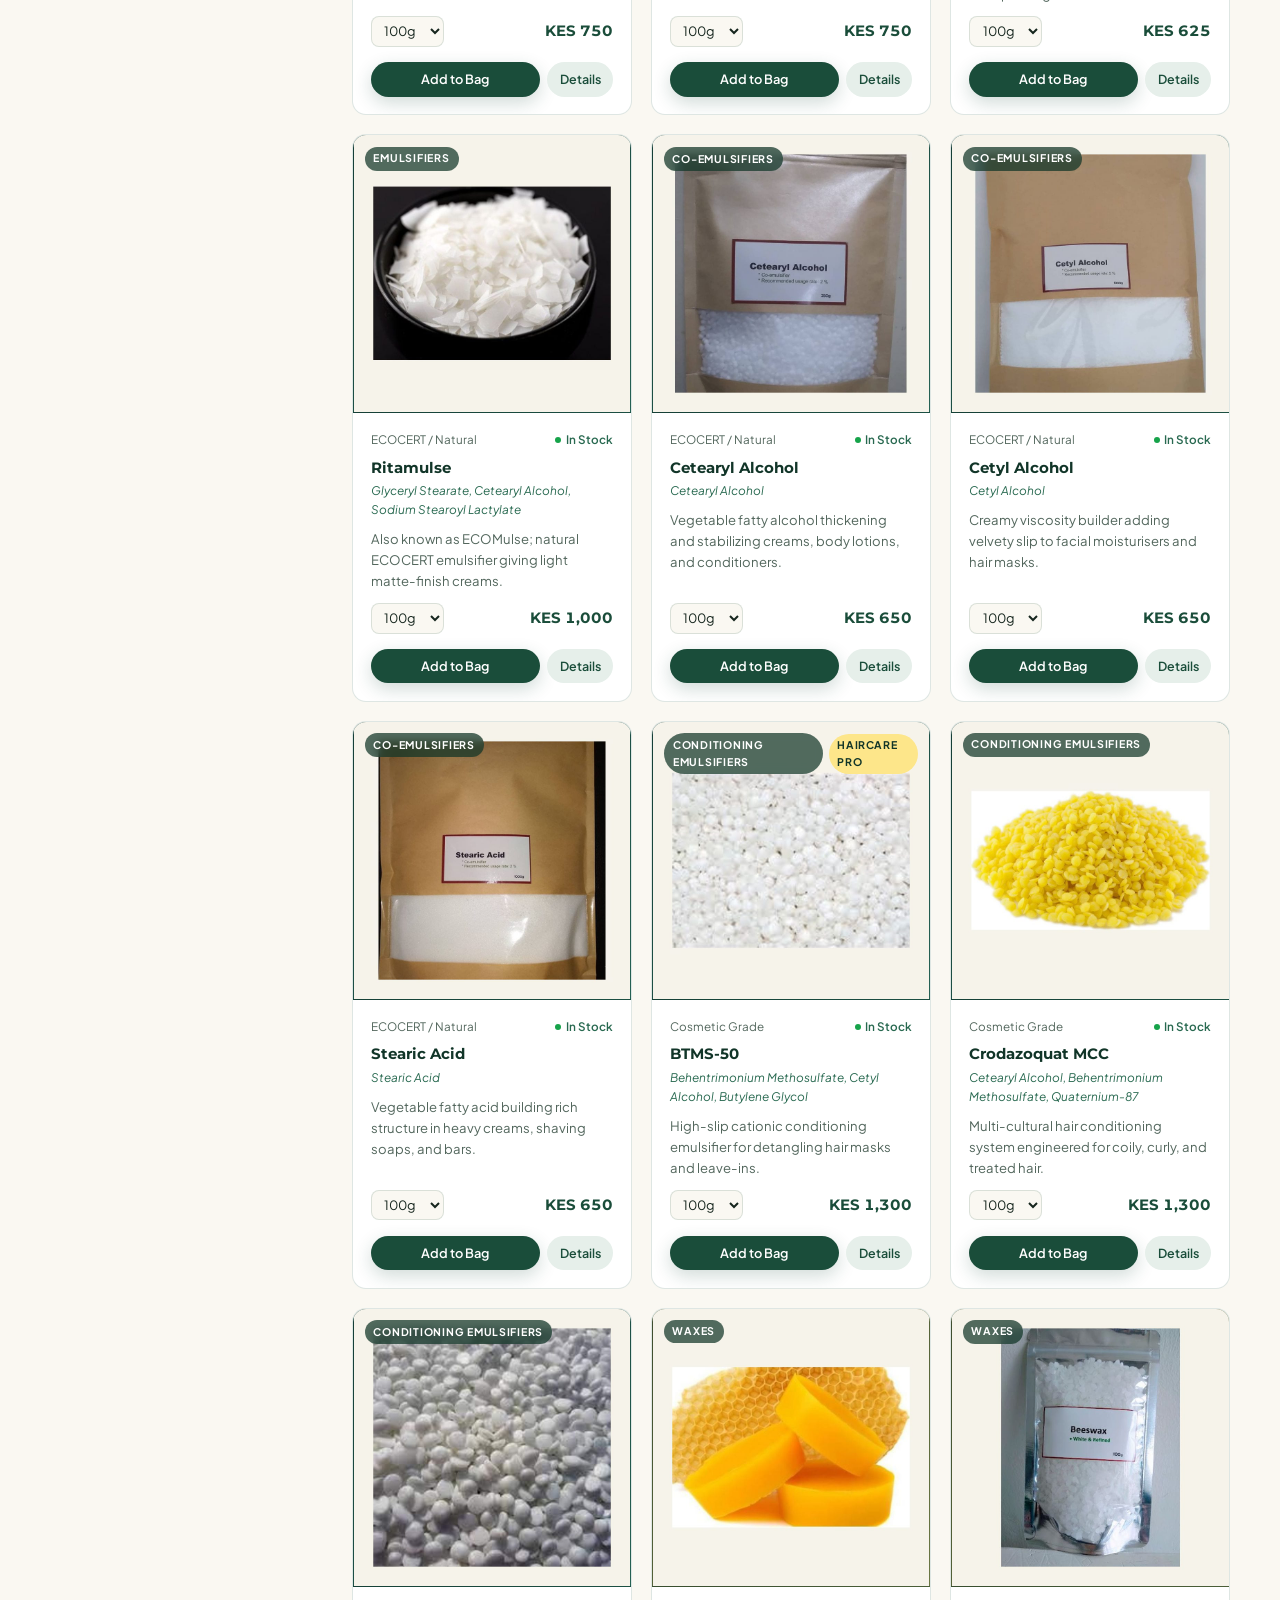
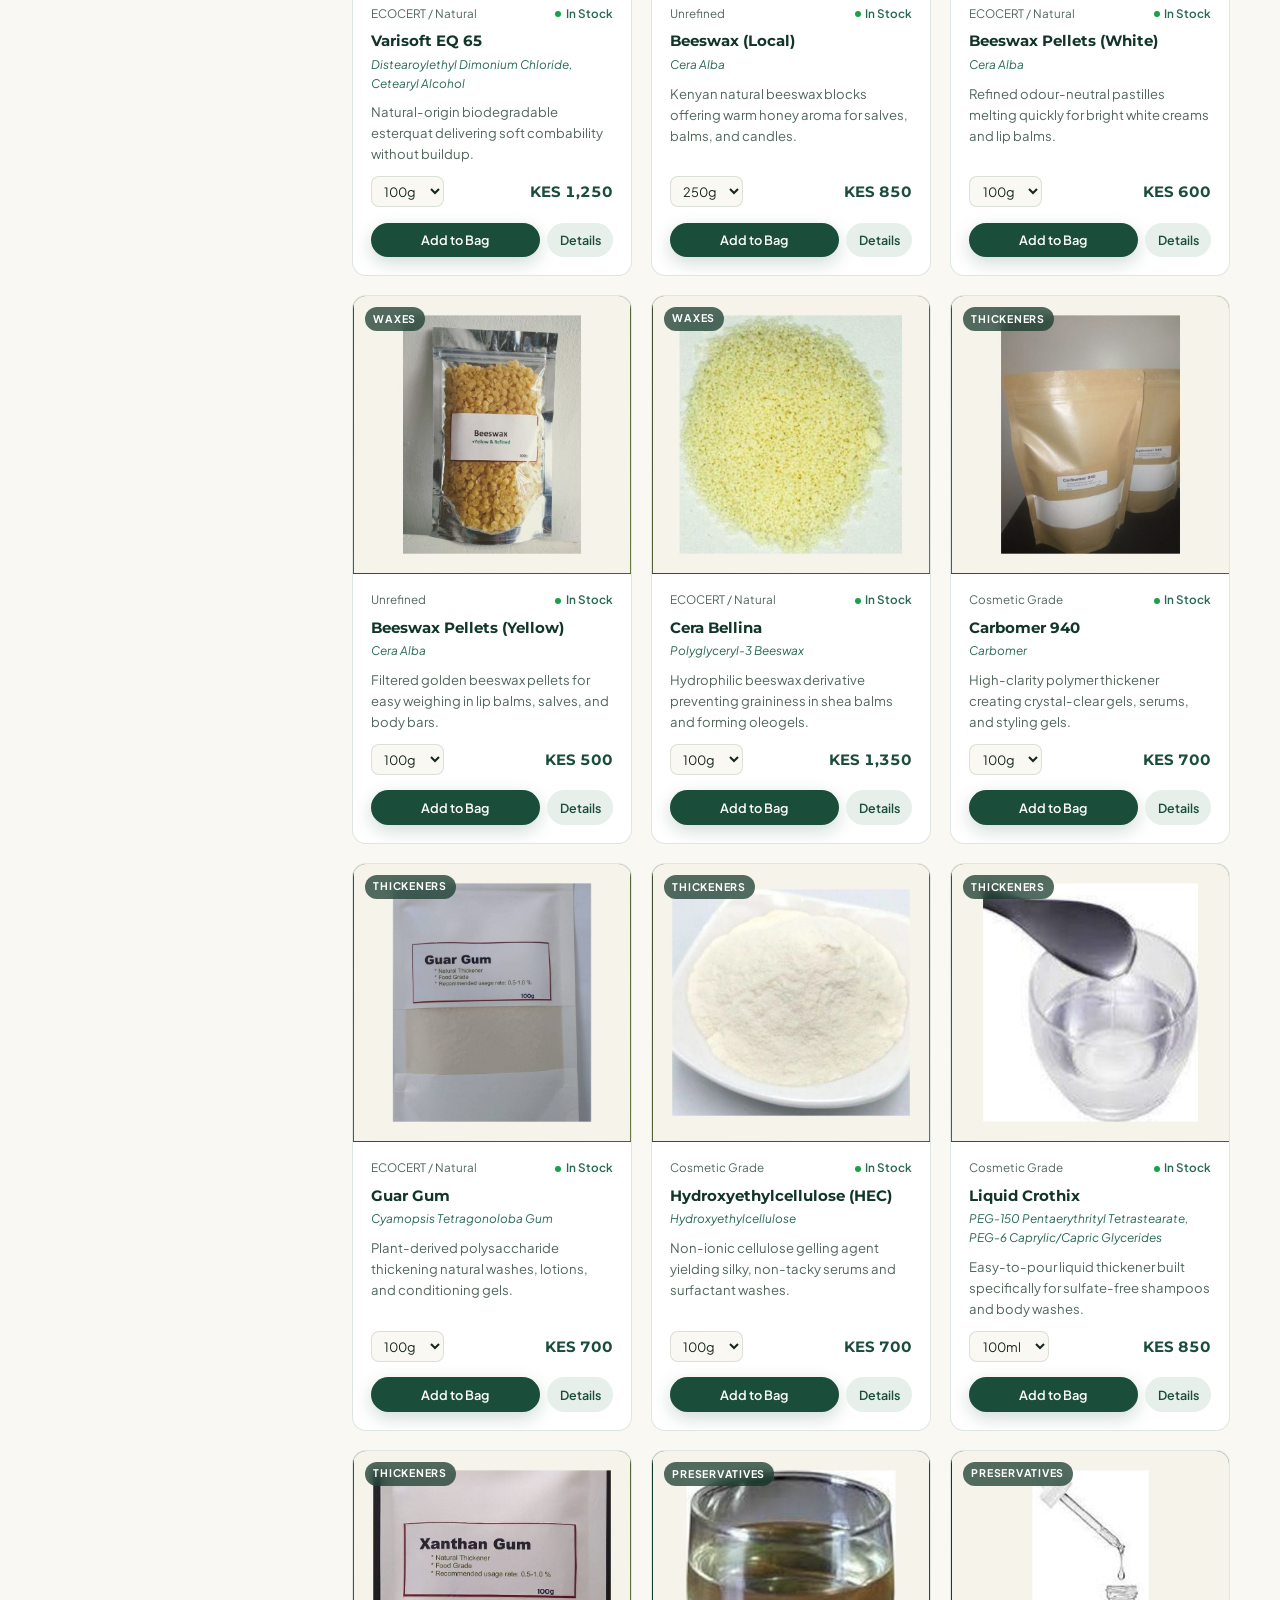
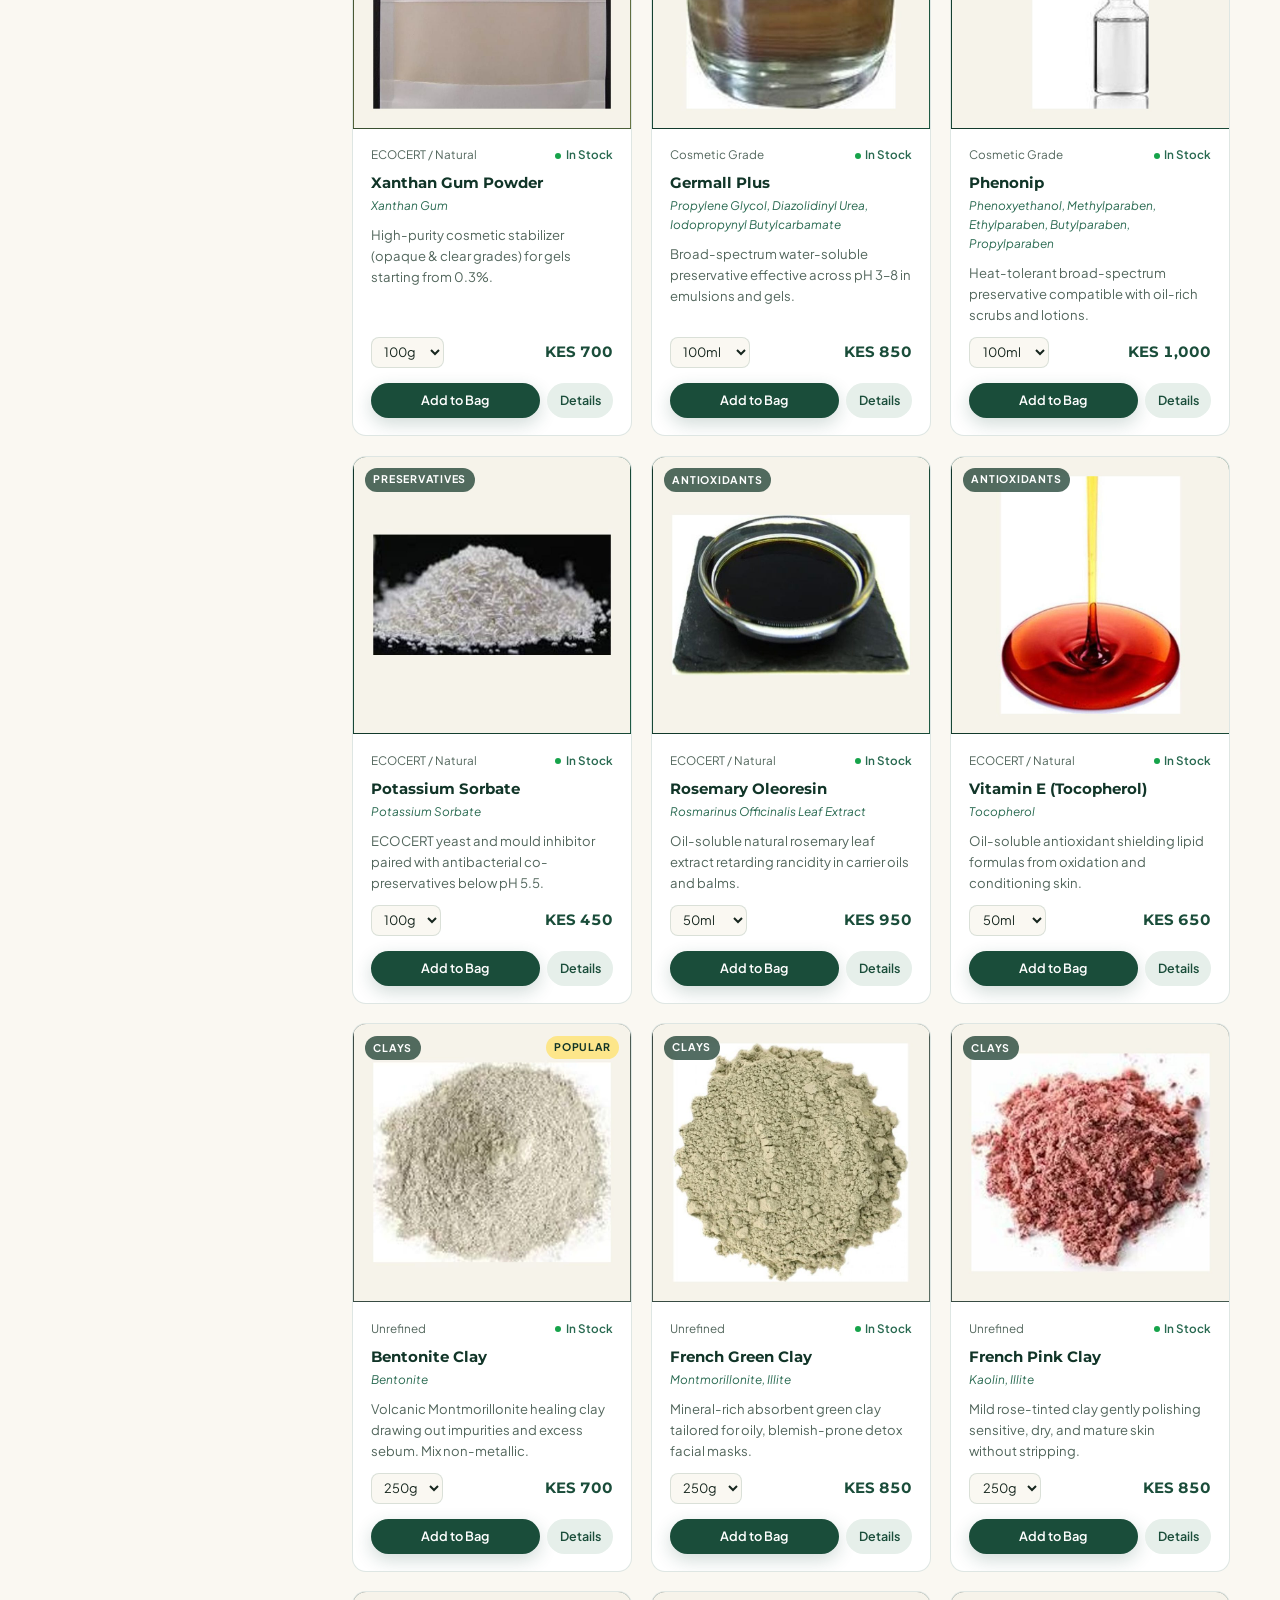
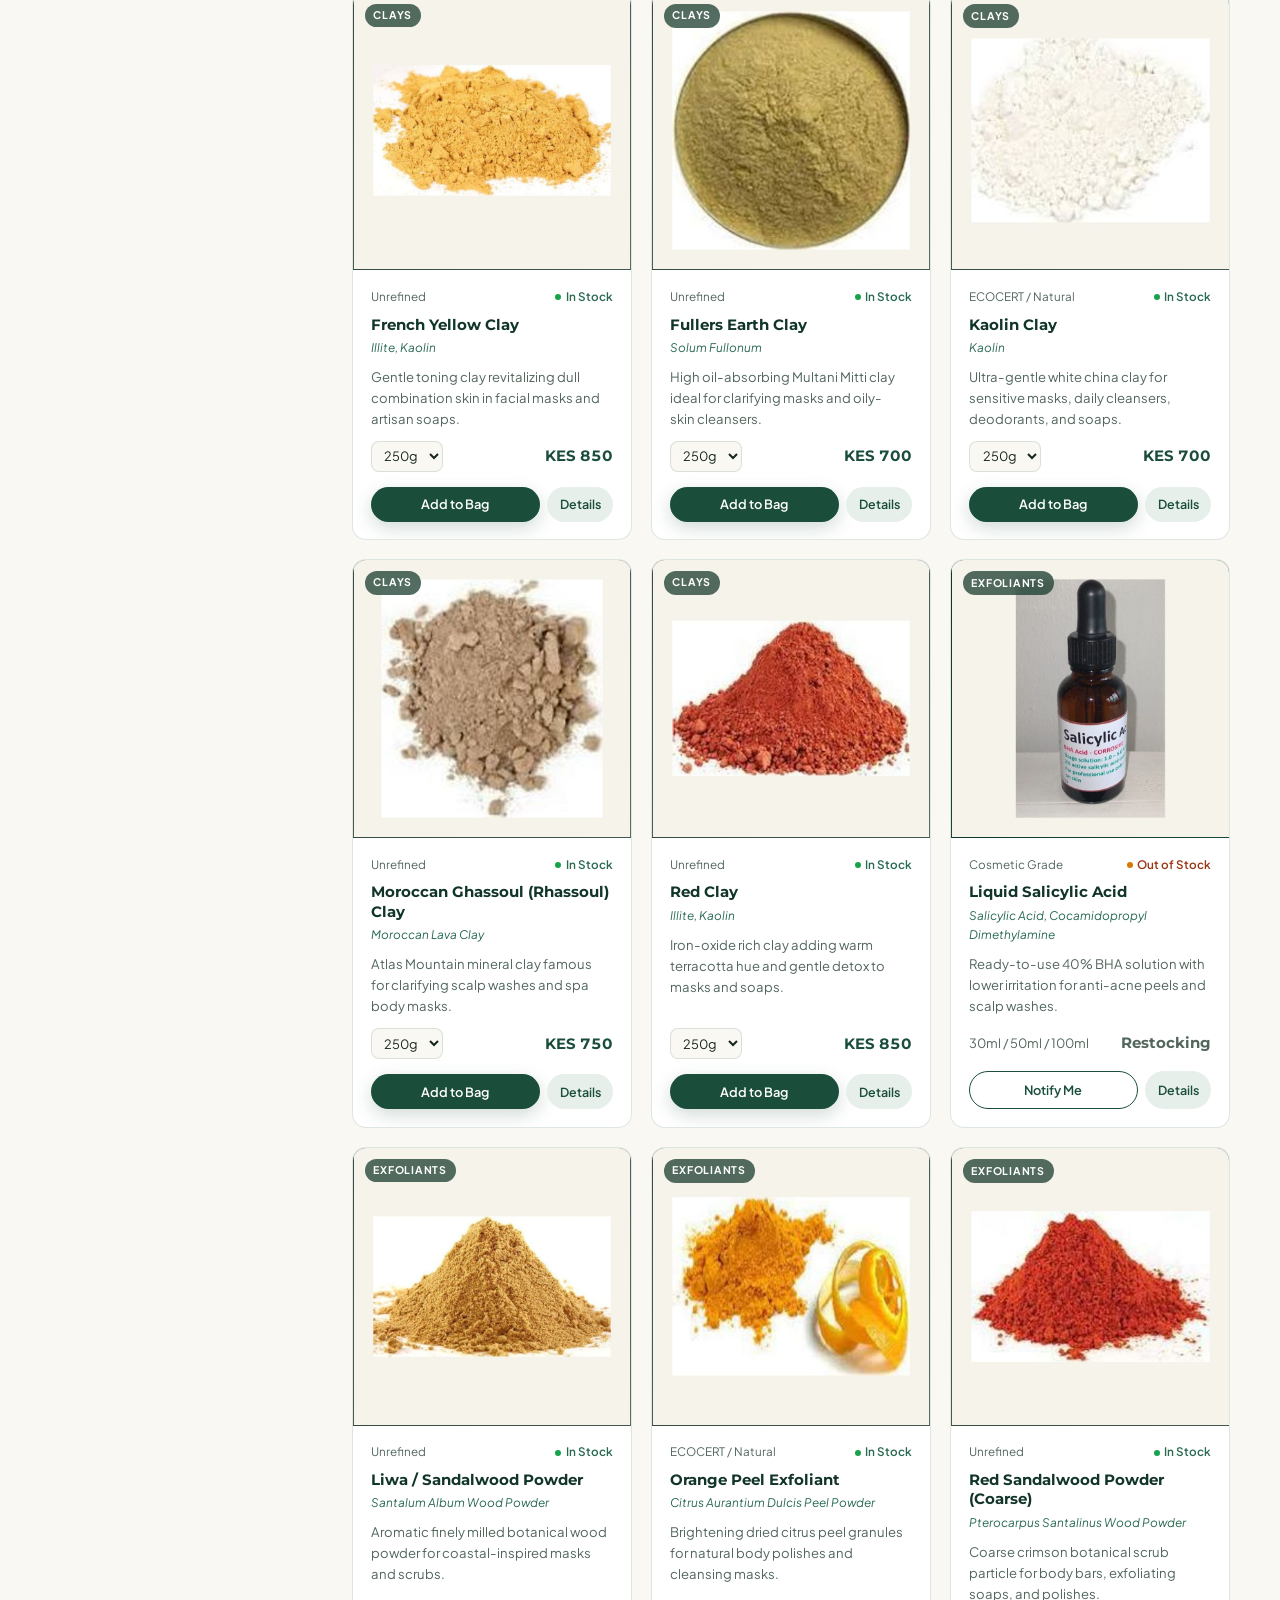
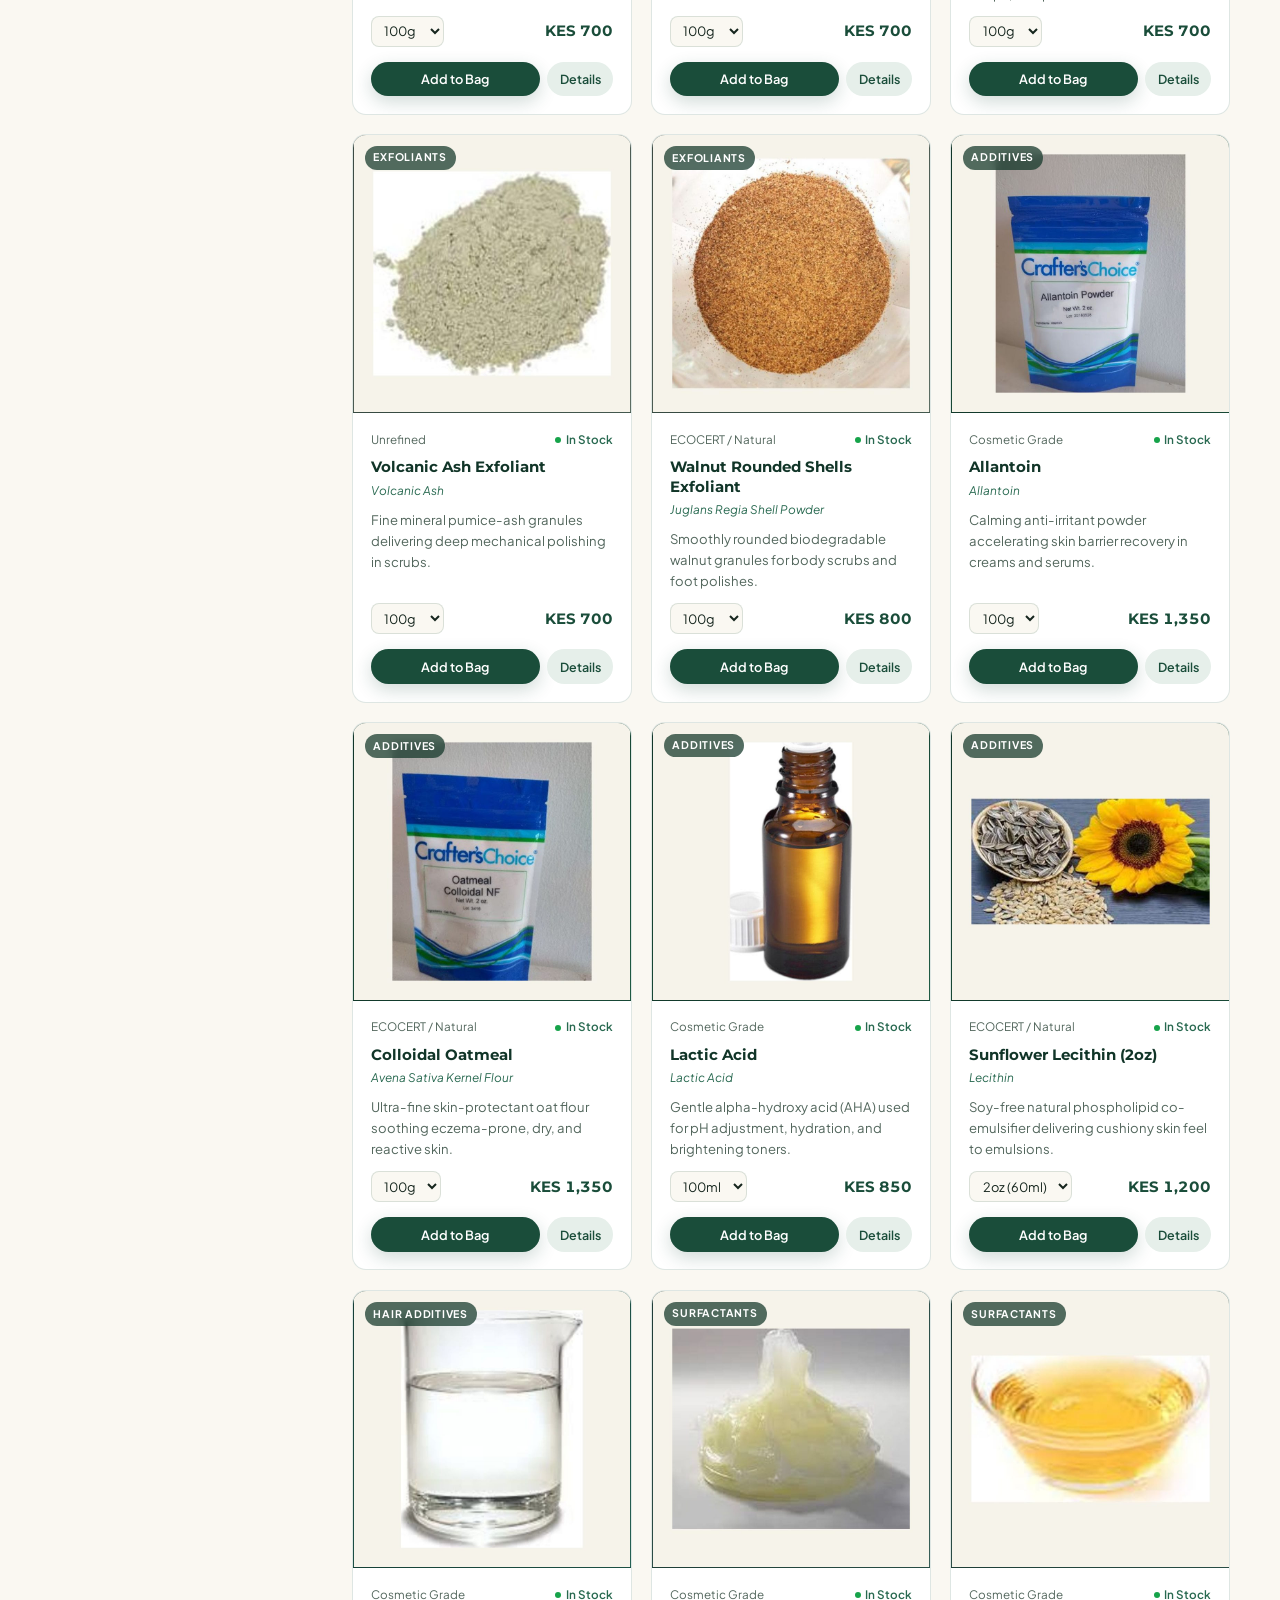
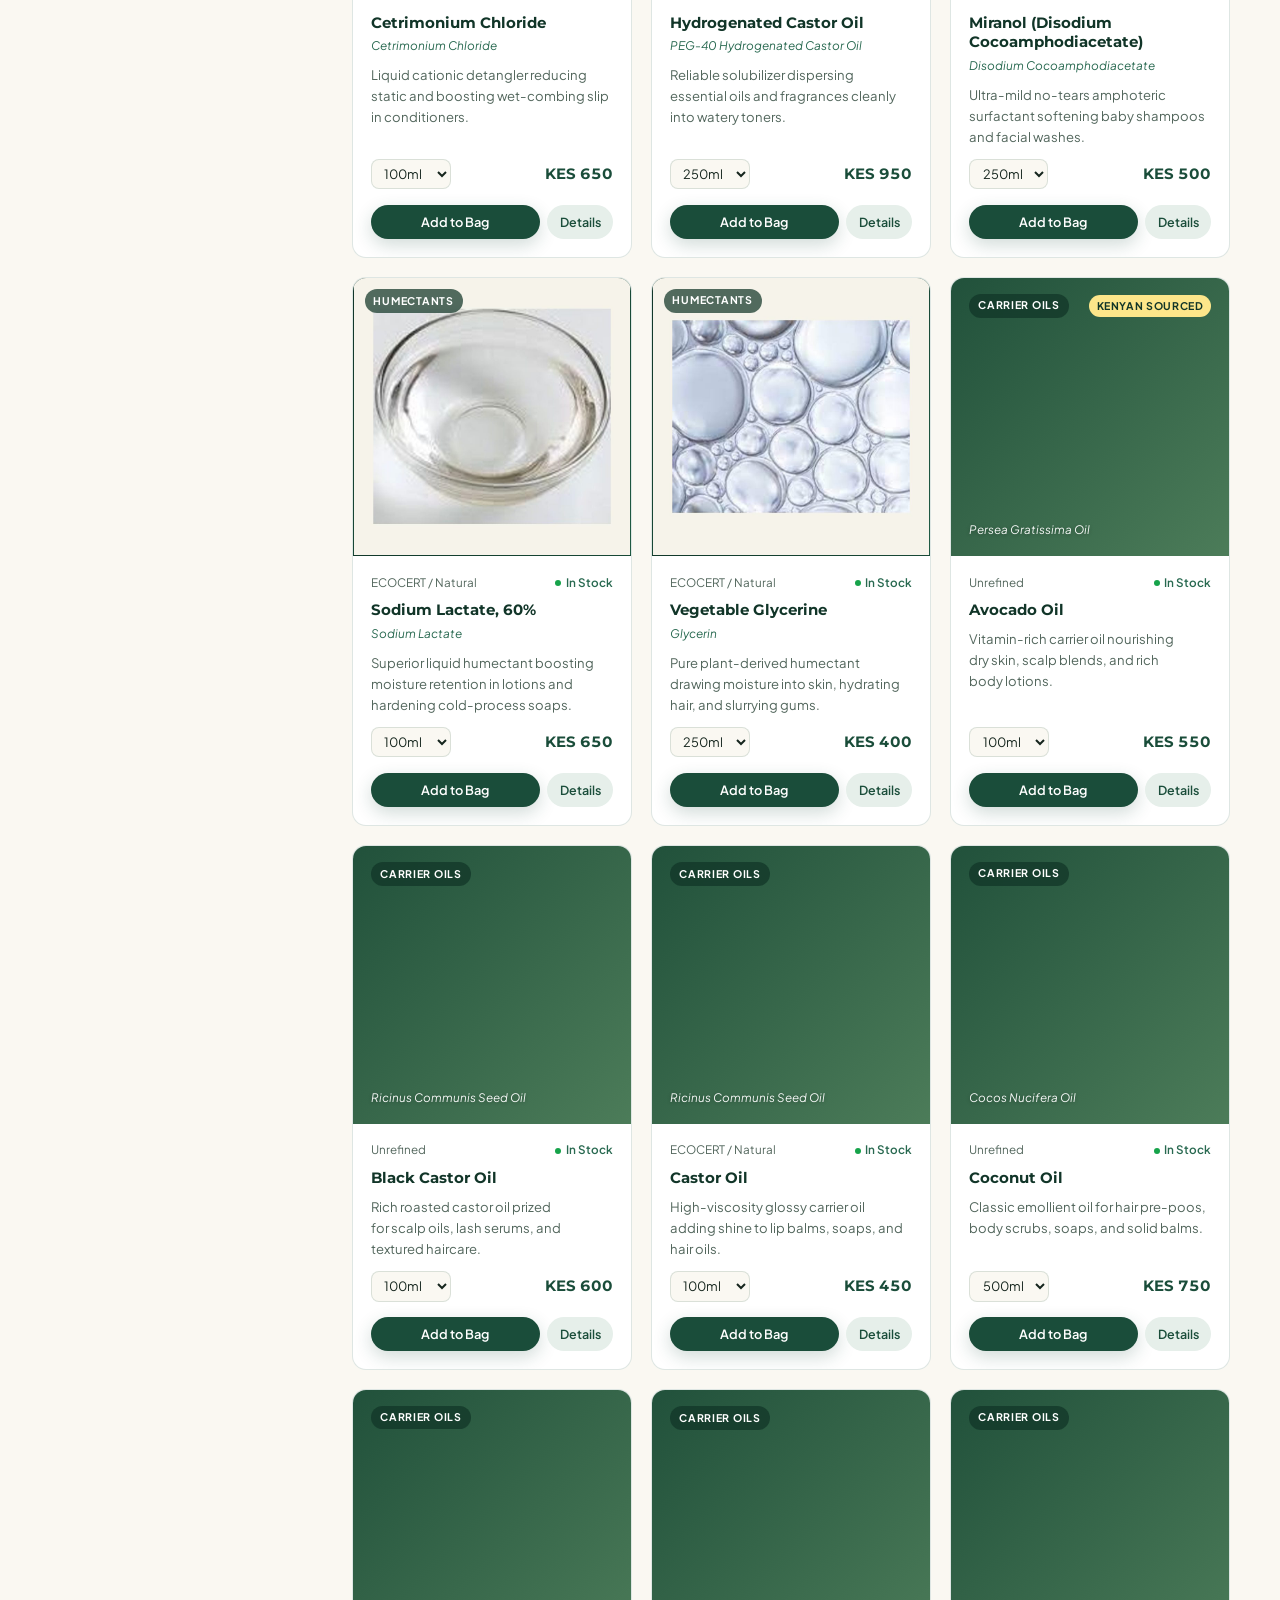
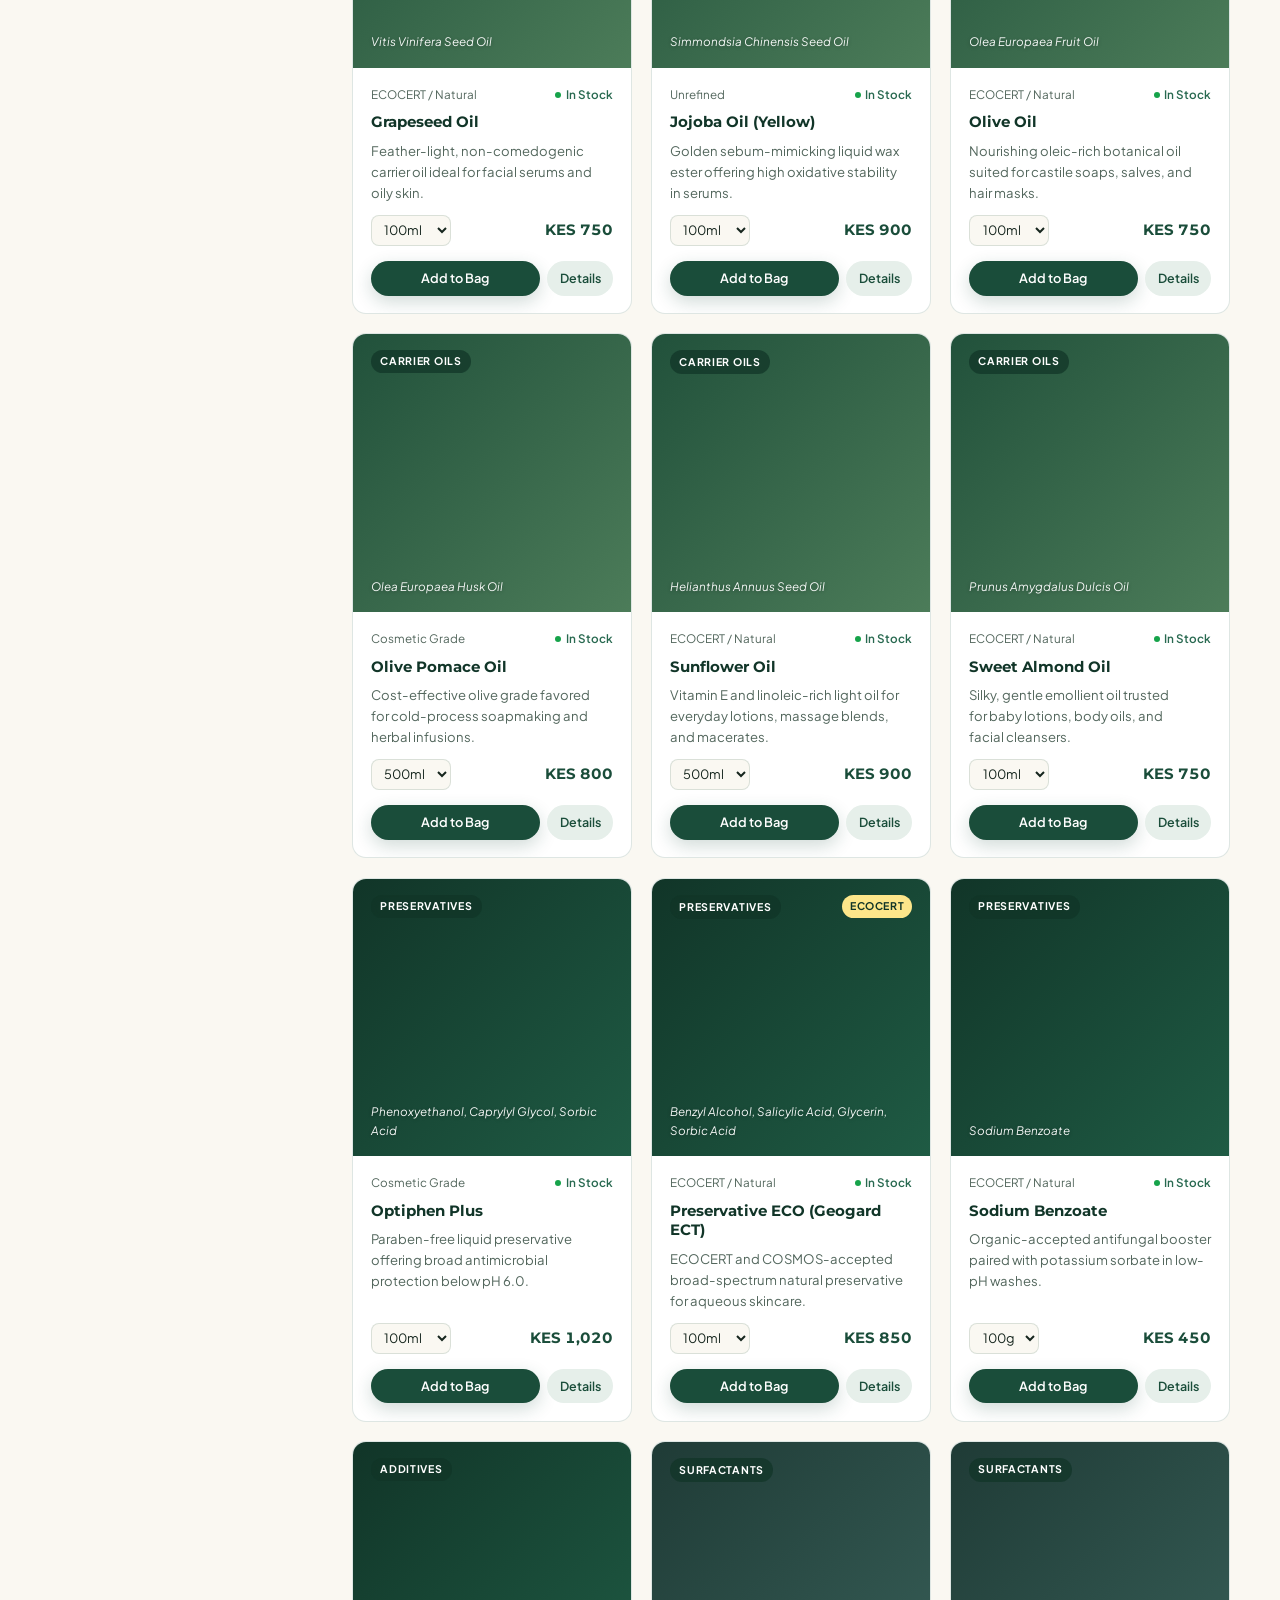
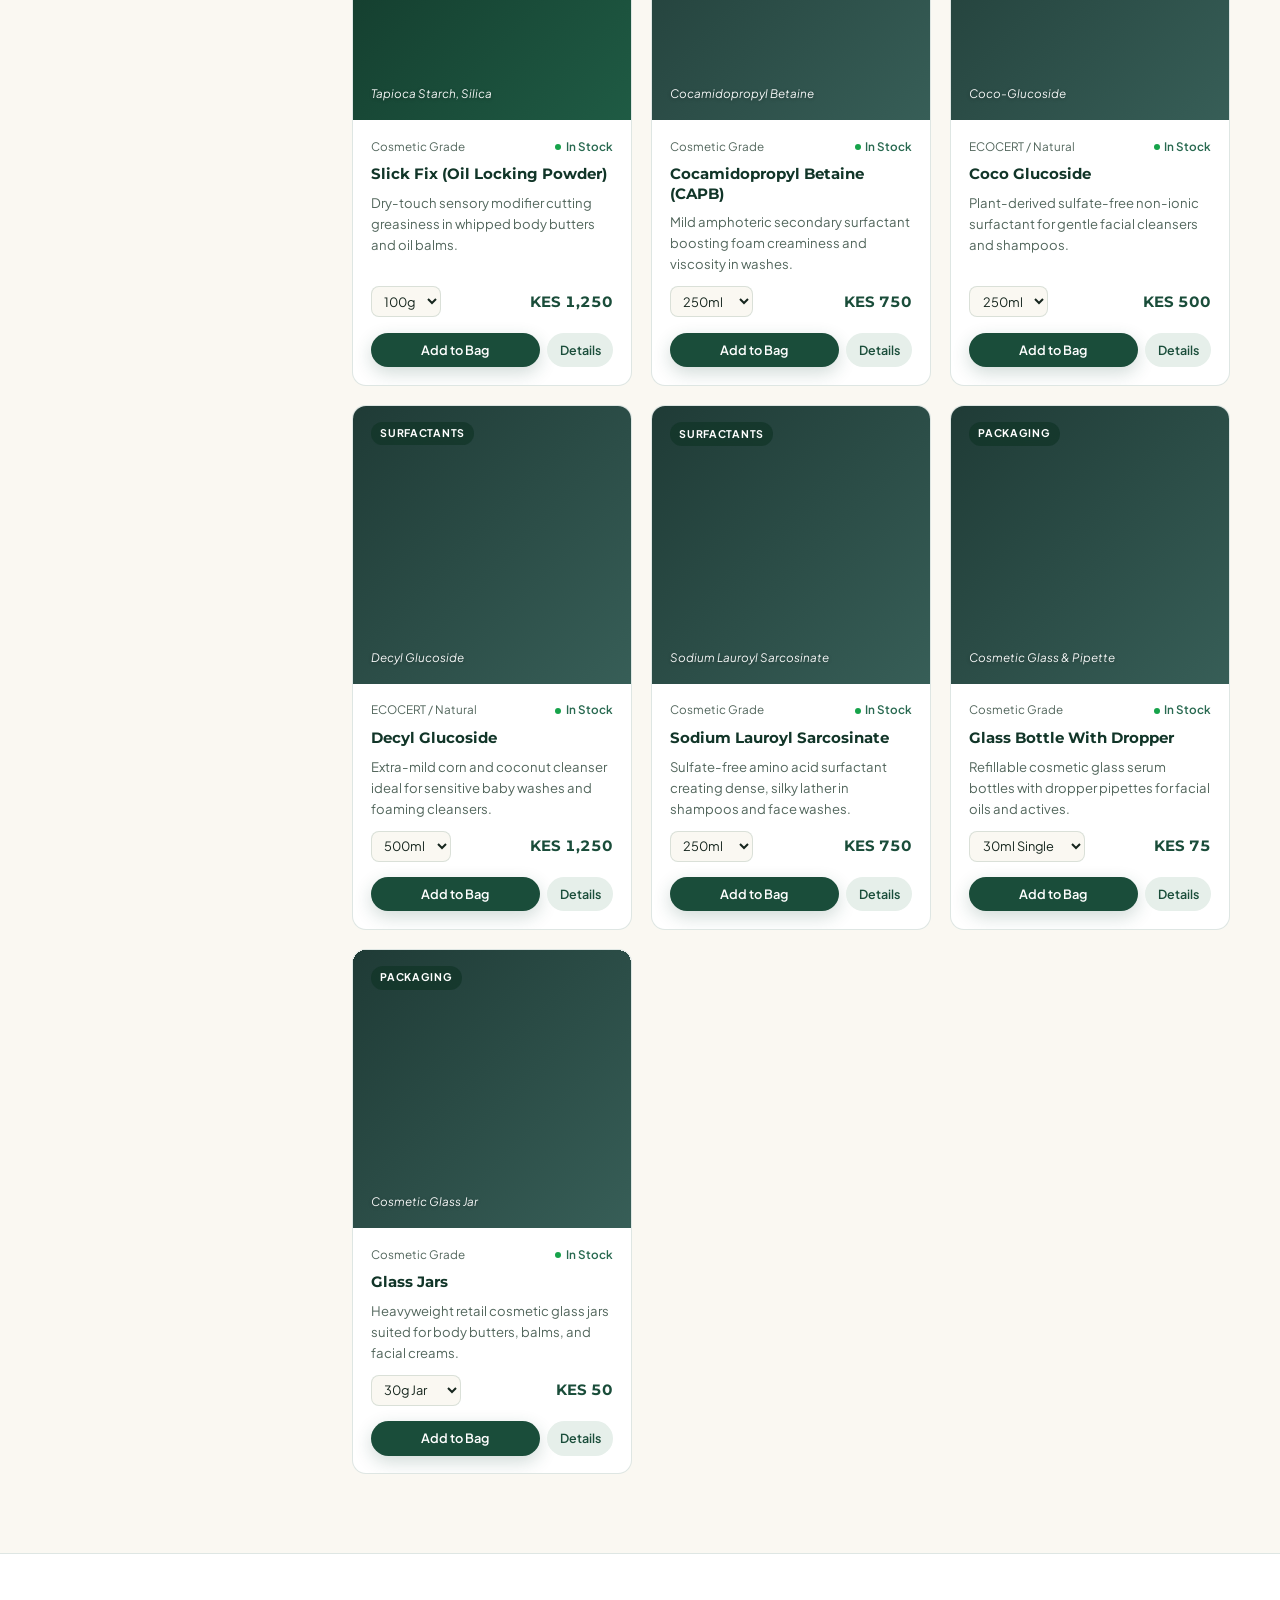
<file: shop.html>
<!DOCTYPE html>
<html lang="en">
<head>
  <meta charset="utf-8">
  <meta name="viewport" content="width=device-width, initial-scale=1">
  <title>Shop 79 Cosmetic Raw Materials | Terra Naturals Kenya</title>
  <meta name="description" content="Shop all 79 stocked cosmetic raw materials across 17 categories in Kenya: shea and mango butters, carrier and essential oils, Olivem 1000, BTMS-50, waxes, thickeners, preservatives, clays, exfoliants, surfactants, and glass packaging.">
  <link rel="icon" type="image/svg+xml" href="assets/terra-naturals-logo-primary.svg">
  <link rel="preconnect" href="https://fonts.googleapis.com">
  <link rel="preconnect" href="https://fonts.gstatic.com" crossorigin>
  <link href="https://fonts.googleapis.com/css2?family=Montserrat:wght@600;700;800&family=Plus+Jakarta+Sans:wght@400;500;600;700&display=swap" rel="stylesheet">
  <link rel="stylesheet" href="styles.css">
</head>
<body>

  <header class="navbar">
    <div class="container nav-inner">
      <a href="index.html" class="brand-lockup" aria-label="Terra Naturals Home">
        <img src="assets/terra-naturals-logo-primary.svg" alt="Terra Naturals">
        <span class="brand-title">TERRA NATURALS</span>
      </a>

      <nav class="nav-links" aria-label="Primary Navigation">
        <a href="index.html">Home</a>
        <a href="shop.html" class="active">Shop</a>
        <a href="consultancy.html">Consultancy</a>
        <a href="workshops.html">Workshops</a>
        <a href="inci-library.html">INCI Library</a>
        <a href="about.html">About</a>
        <a href="contact.html">Contact</a>
      </nav>

      <div class="nav-actions">
        <button type="button" class="btn cart-btn js-open-cart" aria-label="Open Order Bag">
          <span>Bag</span>
          <span class="cart-badge js-cart-count">0</span>
        </button>
        <a href="consultancy.html" class="btn btn-primary">Book Consult</a>
      </div>

      <button type="button" class="nav-toggle" id="navToggle" aria-label="Toggle Menu" aria-expanded="false" aria-controls="mobileMenu">
        <svg viewBox="0 0 24 24" fill="none" stroke="currentColor" stroke-width="2.2" stroke-linecap="round">
          <line x1="3" y1="6" x2="21" y2="6"></line>
          <line x1="3" y1="12" x2="21" y2="12"></line>
          <line x1="3" y1="18" x2="21" y2="18"></line>
        </svg>
      </button>
    </div>

    <div class="mobile-menu" id="mobileMenu">
      <div class="container">
        <nav class="mobile-nav-links" aria-label="Mobile Navigation">
          <a href="index.html">Home</a>
          <a href="shop.html" class="active">Shop Raw Materials</a>
          <a href="consultancy.html">Consultancy</a>
          <a href="workshops.html">Workshops &amp; NGO</a>
          <a href="inci-library.html">INCI Library</a>
          <a href="about.html">About</a>
          <a href="contact.html">Contact</a>
        </nav>
        <div class="mobile-nav-actions">
          <button type="button" class="btn cart-btn js-open-cart" style="width:100%;">
            <span>Order Bag</span>
            <span class="cart-badge js-cart-count">0</span>
          </button>
          <a href="consultancy.html" class="btn btn-primary">Book Consult</a>
        </div>
      </div>
    </div>
  </header>

  <main>
    <section class="page-hero">
      <div class="container">
        <div class="breadcrumb">
          <a href="index.html">Home</a>
          <span>/</span>
          <span>Shop</span>
        </div>
        <h1>Shop Cosmetic <span>Raw Materials.</span></h1>
        <p class="page-hero-lead">Filter by category, grade, application, or INCI. M-Pesa and COD delivery across Kenya.</p>
      </div>
    </section>

    <section class="band" id="shopCatalogTop">
      <div class="container shop-layout">
        <!-- E-Commerce Filter Sidebar -->
        <aside class="shop-sidebar" id="shopSidebar" aria-label="Product Filters">
          <div style="display:flex;justify-content:space-between;align-items:center;">
            <strong style="font-family:var(--font-display);font-size:0.95rem;color:var(--forest-deep);">Filters</strong>
            <div style="display:flex;gap:0.5rem;align-items:center;">
              <button type="button" id="clearAllFiltersBtn" style="border:0;background:none;color:var(--forest);font-size:0.78rem;font-weight:700;cursor:pointer;text-decoration:underline;padding:0;">Reset</button>
              <button type="button" class="btn btn-soft btn-sm sidebar-close-btn" id="closeFiltersBtn">Done</button>
            </div>
          </div>

          <!-- Categories (All 17) -->
          <div class="filter-group">
            <div class="filter-group-head">
              <h3>17 Categories</h3>
            </div>
            <ul class="cat-filter-list" id="shopCategoryList"></ul>
          </div>

          <!-- Max Starting Price -->
          <div class="filter-group">
            <div class="filter-group-head">
              <h3>Starting Pack Price</h3>
            </div>
            <div class="price-range-meta">
              <span style="color:var(--muted);">KES 50</span>
              <strong style="color:var(--forest);" id="maxPriceLabel">All Prices</strong>
            </div>
            <input type="range" id="maxPriceRange" class="price-range-input" min="50" max="2500" step="50" value="2500" aria-label="Maximum starting price">
          </div>

          <!-- Formulation Use -->
          <div class="filter-group">
            <div class="filter-group-head">
              <h3>Application</h3>
            </div>
            <div class="check-filter-list">
              <label class="check-filter-label"><input type="checkbox" class="js-use-filter" value="Skincare"> Skincare</label>
              <label class="check-filter-label"><input type="checkbox" class="js-use-filter" value="Haircare"> Haircare</label>
              <label class="check-filter-label"><input type="checkbox" class="js-use-filter" value="Balms & Butters"> Balms &amp; Butters</label>
              <label class="check-filter-label"><input type="checkbox" class="js-use-filter" value="Packaging"> Packaging</label>
            </div>
          </div>

          <!-- Grade & Bulk -->
          <div class="filter-group">
            <div class="filter-group-head">
              <h3>Grade &amp; Pack</h3>
            </div>
            <div class="check-filter-list">
              <label class="check-filter-label"><input type="checkbox" class="js-grade-filter" value="ECOCERT / Natural"> ECOCERT / Natural</label>
              <label class="check-filter-label"><input type="checkbox" class="js-grade-filter" value="Unrefined"> Unrefined / Cold-Pressed</label>
              <label class="check-filter-label"><input type="checkbox" class="js-grade-filter" value="Cosmetic Grade"> Cosmetic Grade</label>
              <label class="check-filter-label"><input type="checkbox" id="bulkOnlyFilter"> 1kg / 1L+ Bulk Available</label>
            </div>
          </div>
        </aside>

        <!-- Main Storefront Catalog -->
        <div>
          <div class="shop-topbar">
            <div class="shop-topbar-left">
              <button type="button" class="btn btn-outline btn-sm mobile-filter-btn" id="openFiltersBtn">Filters</button>
              <div class="search-box">
                <span class="search-icon" aria-hidden="true">&#128269;</span>
                <input type="search" id="productSearch" placeholder="Search 79 SKUs or INCI…" aria-label="Search ingredients">
              </div>
            </div>

            <div style="display:flex;align-items:center;gap:0.75rem;">
              <span id="catalogCountLabel" style="font-size:0.82rem;color:var(--muted);font-variant-numeric:tabular-nums;">Showing 79 SKUs</span>
              <select id="productSort" class="sort-select" aria-label="Sort products">
                <option value="featured">Sort: Featured</option>
                <option value="price-asc">Price: Low to High</option>
                <option value="price-desc">Price: High to Low</option>
                <option value="name-asc">Name: A to Z</option>
              </select>
            </div>
          </div>

          <div class="active-filters-bar" id="activeFiltersBar" aria-live="polite"></div>

          <div class="shop-grid" id="productsGrid"></div>
        </div>
      </div>
    </section>

    <!-- Interactive 17-Category Directory -->
    <section class="band alt">
      <div class="container">
        <div class="section-head">
          <h2>Browse All 17 Stock Categories</h2>
          <a href="contact.html" class="link-subtle">Bulk 5kg+ wholesale quote →</a>
        </div>
        <div class="category-cloud">
          <button type="button" class="cat-chip-btn js-cat-jump" data-cat="Butters">Butters (4)</button>
          <button type="button" class="cat-chip-btn js-cat-jump" data-cat="Carrier Oils">Carrier Oils (10)</button>
          <button type="button" class="cat-chip-btn js-cat-jump" data-cat="Essential Oils">Essential Oils (7)</button>
          <button type="button" class="cat-chip-btn js-cat-jump" data-cat="Emulsifiers">Emulsifiers (5)</button>
          <button type="button" class="cat-chip-btn js-cat-jump" data-cat="Co-Emulsifiers">Co-Emulsifiers (3)</button>
          <button type="button" class="cat-chip-btn js-cat-jump" data-cat="Conditioning Emulsifiers">Conditioning Emulsifiers (3)</button>
          <button type="button" class="cat-chip-btn js-cat-jump" data-cat="Waxes">Waxes (4)</button>
          <button type="button" class="cat-chip-btn js-cat-jump" data-cat="Thickeners">Thickeners (5)</button>
          <button type="button" class="cat-chip-btn js-cat-jump" data-cat="Preservatives">Preservatives (6)</button>
          <button type="button" class="cat-chip-btn js-cat-jump" data-cat="Antioxidants">Antioxidants (2)</button>
          <button type="button" class="cat-chip-btn js-cat-jump" data-cat="Clays">Clays (8)</button>
          <button type="button" class="cat-chip-btn js-cat-jump" data-cat="Exfoliants">Exfoliants (6)</button>
          <button type="button" class="cat-chip-btn js-cat-jump" data-cat="Additives">Additives (5)</button>
          <button type="button" class="cat-chip-btn js-cat-jump" data-cat="Hair Additives">Hair Additives (1)</button>
          <button type="button" class="cat-chip-btn js-cat-jump" data-cat="Surfactants">Surfactants (6)</button>
          <button type="button" class="cat-chip-btn js-cat-jump" data-cat="Humectants">Humectants (2)</button>
          <button type="button" class="cat-chip-btn js-cat-jump" data-cat="Packaging">Packaging (2)</button>
        </div>
      </div>
    </section>
  </main>

  <footer>
    <div class="container">
      <div class="footer-grid">
        <div>
          <div class="brand-lockup" style="margin-bottom:0.75rem;">
            <img src="assets/terra-naturals-logo-reversed.svg" alt="Terra Naturals" style="width:44px;height:44px;">
            <span class="brand-title" style="color:#fff;">TERRA NATURALS</span>
          </div>
          <p style="font-size:0.84rem;margin:0;color:rgba(255,255,255,0.75);max-width:32ch;">
            Cosmetic raw materials, formulation consultancy, and accredited training in Nairobi.
          </p>
        </div>

        <div>
          <h4>Explore</h4>
          <ul>
            <li><a href="shop.html">Shop Raw Materials</a></li>
            <li><a href="consultancy.html">Consultancy</a></li>
            <li><a href="workshops.html">Workshops &amp; NGO</a></li>
            <li><a href="inci-library.html">INCI Library</a></li>
          </ul>
        </div>

        <div>
          <h4>Company</h4>
          <ul>
            <li><a href="about.html">About Loise Nguru</a></li>
            <li><a href="contact.html">Contact &amp; Delivery</a></li>
            <li><a href="https://formulabotanica.com/portfolio/terra-naturals/" target="_blank" rel="noopener">Formula Botanica</a></li>
          </ul>
        </div>

        <div>
          <h4>Nairobi Studio</h4>
          <ul>
            <li><a href="tel:+254790559934">+254 790 559 934</a></li>
            <li><a href="mailto:terra@terra.co.ke">terra@terra.co.ke</a></li>
            <li>Kiambu Road, Nairobi</li>
          </ul>
        </div>
      </div>

      <div class="footer-bottom">
        <span>&copy; 2026 Terra Naturals Kenya</span>
        <span>Kiambu Road, Nairobi</span>
      </div>
    </div>
  </footer>

  <!-- Product Quick View Modal -->
  <div class="qv-backdrop" id="quickViewBackdrop" role="dialog" aria-modal="true" aria-labelledby="quickViewTitle">
    <div class="qv-modal">
      <div class="qv-head">
        <div>
          <h3 id="quickViewTitle" style="font-family:var(--font-display);margin:0;color:var(--forest-deep);font-size:1.12rem;">Product Details</h3>
          <div id="quickViewMeta" style="font-size:0.78rem;color:var(--muted);margin-top:0.2rem;"></div>
        </div>
        <button type="button" class="btn btn-soft btn-sm" id="closeQuickViewBtn" aria-label="Close">Close</button>
      </div>
      <div class="qv-body" id="quickViewContent"></div>
    </div>
  </div>

  <!-- E-Commerce Order Bag & Checkout Drawer -->
  <div class="drawer-backdrop" id="drawerBackdrop"></div>
  <aside class="cart-drawer" id="cartDrawer" aria-label="Order Bag and Checkout">
    <div class="drawer-head">
      <h3 id="drawerHeading">Order Bag</h3>
      <button type="button" class="btn btn-soft btn-sm" id="closeCartBtn">Close</button>
    </div>

    <!-- Step 1: Bag Items -->
    <div class="drawer-body" id="cartItems"></div>

    <div class="drawer-foot" id="drawerFoot">
      <div class="free-ship-note" id="freeShipNote" style="display:none;"></div>

      <div class="delivery-select-box">
        <label for="deliveryZoneSelect">Kenya Delivery Method</label>
        <select id="deliveryZoneSelect">
          <option value="pickup">Kiambu Road Studio Pickup (KES 0)</option>
          <option value="nairobi" selected>Nairobi Metro Courier (KES 350 · Free KES 10k+)</option>
          <option value="county">47-County Overnight Parcel (KES 600)</option>
        </select>
      </div>

      <div class="totals-stack">
        <div class="totals-line">
          <span>Subtotal</span>
          <span id="cartSubtotal">KES 0</span>
        </div>
        <div class="totals-line">
          <span>Delivery</span>
          <span id="cartShipping">KES 0</span>
        </div>
        <div class="totals-line grand">
          <span>Total</span>
          <span id="cartTotal">KES 0</span>
        </div>
      </div>

      <div style="display:grid;gap:0.5rem;">
        <button type="button" class="btn btn-primary" id="proceedCheckoutBtn" style="width:100%;">Proceed to Checkout</button>
        <button type="button" class="btn btn-outline btn-sm" id="checkoutWhatsappBtn" style="width:100%;">Quick WhatsApp Order</button>
      </div>
    </div>

    <!-- Step 2: Checkout Details & Receipt -->
    <div class="checkout-panel" id="checkoutPanel">
      <button type="button" class="btn btn-soft btn-sm" id="backToBagBtn" style="margin-bottom:0.9rem;">← Back to Bag</button>
      <div id="checkoutSummaryLine" style="font-size:0.82rem;font-weight:700;color:var(--forest);background:var(--sage);padding:0.65rem 0.85rem;border-radius:8px;margin-bottom:1rem;font-variant-numeric:tabular-nums;"></div>

      <div class="confirmation-box" id="checkoutReceipt" role="status" aria-live="polite"></div>

      <form id="checkoutForm" class="form-grid">
        <div class="field">
          <label for="coName">Full Name</label>
          <input type="text" id="coName" required placeholder="Wanjiku Kamau">
        </div>
        <div class="field">
          <label for="coPhone">Phone / M-Pesa Number</label>
          <input type="tel" id="coPhone" required placeholder="+254 7XX XXX XXX">
        </div>
        <div class="field">
          <label for="coLocation">Delivery Estate / Town</label>
          <input type="text" id="coLocation" required placeholder="Westlands, Nairobi / Nakuru">
        </div>
        <div class="field">
          <label for="coPayment">Payment Method</label>
          <select id="coPayment">
            <option value="M-Pesa Paybill / Till">M-Pesa Paybill / Till</option>
            <option value="Cash on Delivery (Nairobi)">Cash on Delivery (Nairobi)</option>
          </select>
        </div>
        <button type="submit" class="btn btn-primary" style="width:100%;">Place Order</button>
      </form>
    </div>
  </aside>

  <div class="toast" id="toast" role="status" aria-live="polite"></div>
  <script src="app.js"></script>
</body>
</html>
</file>
<file: styles.css>
:root {
  --forest: #1A4D3A;
  --forest-deep: #113528;
  --forest-soft: #286950;
  --sage: #E6EFEA;
  --paper: #F6F3EA;
  --cream: #FAF8F2;
  --white: #FFFFFF;
  --ink: #16261E;
  --muted: #52665C;
  --gold: #C29243;
  --border: rgba(26, 77, 58, 0.14);
  --shadow-sm: 0 2px 10px rgba(17, 53, 40, 0.05);
  --shadow-md: 0 12px 32px rgba(17, 53, 40, 0.09);
  --shadow-lg: 0 22px 52px rgba(17, 53, 40, 0.15);
  --radius-sm: 10px;
  --radius-md: 14px;
  --radius-lg: 20px;
  --ease-out: cubic-bezier(0.23, 1, 0.32, 1);
  --font-display: 'Montserrat', system-ui, -apple-system, sans-serif;
  --font-body: 'Plus Jakarta Sans', system-ui, -apple-system, sans-serif;
}

*, *::before, *::after {
  box-sizing: border-box;
}

html {
  scroll-behavior: smooth;
}

body {
  margin: 0;
  font-family: var(--font-body);
  color: var(--ink);
  background: var(--cream);
  line-height: 1.6;
  -webkit-font-smoothing: antialiased;
  min-height: 100vh;
  display: flex;
  flex-direction: column;
}

::selection {
  background: rgba(26, 77, 58, 0.18);
  color: var(--forest-deep);
}

main {
  flex: 1;
}

h1, h2, h3, h4 {
  text-wrap: balance;
}

p {
  text-wrap: pretty;
}

img {
  max-width: 100%;
  display: block;
}

a {
  color: inherit;
  text-decoration: none;
}

button, input, select, textarea {
  font-family: inherit;
}

:focus-visible {
  outline: 2px solid var(--gold);
  outline-offset: 2px;
}

.container {
  width: min(1180px, calc(100% - 2.5rem));
  margin-inline: auto;
}

/* Sticky Navbar */
.navbar {
  position: sticky;
  top: 0;
  z-index: 50;
  background: rgba(250, 248, 242, 0.96);
  backdrop-filter: blur(10px);
  border-bottom: 1px solid var(--border);
}

.nav-inner {
  display: flex;
  align-items: center;
  justify-content: space-between;
  gap: 1rem;
  padding: 0.85rem 0;
}

.brand-lockup {
  display: inline-flex;
  align-items: center;
  gap: 0.65rem;
  flex-shrink: 0;
}

.brand-lockup img {
  width: 42px;
  height: 42px;
  object-fit: contain;
}

.brand-title {
  font-family: var(--font-display);
  font-weight: 700;
  font-size: 0.98rem;
  letter-spacing: 0.06em;
  color: var(--forest);
  line-height: 1.1;
}

.nav-links {
  display: flex;
  align-items: center;
  gap: 1.45rem;
  font-size: 0.88rem;
  font-weight: 600;
  color: var(--ink);
}

.nav-links a {
  position: relative;
  padding: 0.3rem 0;
  transition: color 160ms var(--ease-out);
}

.nav-links a:hover,
.nav-links a.active {
  color: var(--forest);
}

.nav-links a.active::after {
  content: "";
  position: absolute;
  left: 0;
  right: 0;
  bottom: -2px;
  height: 2px;
  border-radius: 999px;
  background: var(--forest);
}

.nav-actions {
  display: flex;
  align-items: center;
  gap: 0.65rem;
  flex-shrink: 0;
}

.nav-toggle {
  display: none;
  width: 42px;
  height: 42px;
  border-radius: var(--radius-sm);
  border: 1.5px solid var(--border);
  background: var(--white);
  color: var(--forest);
  cursor: pointer;
  align-items: center;
  justify-content: center;
  padding: 0;
}

.nav-toggle svg {
  width: 22px;
  height: 22px;
}

.mobile-menu {
  display: none;
  border-top: 1px solid var(--border);
  background: var(--white);
  padding: 1rem 0 1.35rem;
  box-shadow: var(--shadow-md);
}

.mobile-menu.open {
  display: block;
}

@media (min-width: 1081px) {
  .mobile-menu.open {
    display: none;
  }
}

.mobile-nav-links {
  display: grid;
  gap: 0.25rem;
  margin-bottom: 1rem;
}

.mobile-nav-links a {
  padding: 0.68rem 0.9rem;
  border-radius: var(--radius-sm);
  font-weight: 600;
  font-size: 0.92rem;
  color: var(--forest-deep);
}

.mobile-nav-links a:hover,
.mobile-nav-links a.active {
  background: var(--sage);
  color: var(--forest);
}

.mobile-nav-actions {
  display: grid;
  gap: 0.6rem;
}

/* Buttons */
.btn {
  display: inline-flex;
  align-items: center;
  justify-content: center;
  gap: 0.45rem;
  padding: 0.72rem 1.3rem;
  border-radius: 999px;
  font-weight: 600;
  font-size: 0.86rem;
  border: 1.5px solid transparent;
  cursor: pointer;
  transition: transform 140ms var(--ease-out), background-color 160ms var(--ease-out), color 160ms var(--ease-out), border-color 160ms var(--ease-out), box-shadow 160ms var(--ease-out);
  text-align: center;
  white-space: nowrap;
}

.btn:active {
  transform: scale(0.98);
}

@media (hover: hover) and (pointer: fine) {
  .btn:hover {
    transform: translateY(-1px);
  }
}

.btn-sm {
  padding: 0.5rem 0.95rem;
  font-size: 0.8rem;
}

.btn-primary {
  background: var(--forest);
  color: var(--white);
  box-shadow: 0 6px 18px rgba(26, 77, 58, 0.2);
}

.btn-primary:hover {
  background: var(--forest-deep);
}

.btn-outline {
  background: transparent;
  color: var(--forest);
  border-color: var(--forest);
}

.btn-outline:hover {
  background: var(--forest);
  color: var(--white);
}

.btn-outline-light {
  background: rgba(255, 255, 255, 0.08);
  color: var(--white);
  border-color: rgba(255, 255, 255, 0.42);
}

.btn-outline-light:hover {
  background: var(--white);
  color: var(--forest-deep);
}

.btn-soft {
  background: var(--sage);
  color: var(--forest);
}

.btn-soft:hover {
  background: #d7e7de;
}

.btn-white {
  background: var(--white);
  color: var(--forest);
}

.btn-white:hover {
  background: var(--paper);
}

.cart-btn {
  position: relative;
  background: var(--white);
  border: 1.5px solid var(--border);
  color: var(--forest);
  padding: 0.56rem 0.95rem;
}

.cart-badge {
  background: var(--forest);
  color: var(--white);
  font-size: 0.72rem;
  font-weight: 700;
  min-width: 21px;
  height: 21px;
  border-radius: 999px;
  display: inline-flex;
  align-items: center;
  justify-content: center;
  padding: 0 6px;
  font-variant-numeric: tabular-nums;
}

/* Home Hero */
.hero {
  position: relative;
  padding: clamp(3.8rem, 7vw, 6rem) 0;
  background:
    linear-gradient(120deg, rgba(246, 243, 234, 0.95) 0%, rgba(250, 248, 242, 0.9) 58%, rgba(230, 239, 234, 0.93) 100%),
    url('assets/botanical-background.jpg') center / cover no-repeat;
  border-bottom: 1px solid var(--border);
}

.hero-grid {
  display: grid;
  grid-template-columns: 1.2fr 0.8fr;
  gap: clamp(2.5rem, 5vw, 4.5rem);
  align-items: center;
}

.eyebrow {
  display: inline-flex;
  align-items: center;
  gap: 0.45rem;
  padding: 0.3rem 0.8rem;
  border-radius: 999px;
  background: var(--white);
  border: 1px solid var(--border);
  color: var(--forest);
  font-size: 0.72rem;
  font-weight: 700;
  letter-spacing: 0.08em;
  text-transform: uppercase;
  margin-bottom: 1.1rem;
}

.hero h1 {
  font-family: var(--font-display);
  font-size: clamp(2.1rem, 4.2vw, 3.3rem);
  line-height: 1.09;
  color: var(--forest-deep);
  margin: 0 0 1rem;
  letter-spacing: -0.025em;
}

.hero h1 span {
  color: var(--forest-soft);
}

.hero-lead {
  font-size: 1.06rem;
  color: var(--muted);
  max-width: 48ch;
  margin: 0 0 1.9rem;
}

.hero-cta {
  display: flex;
  flex-wrap: wrap;
  gap: 0.8rem;
}

.hero-card {
  background: var(--white);
  border: 1px solid var(--border);
  border-radius: var(--radius-lg);
  padding: 1.75rem;
  box-shadow: var(--shadow-lg);
}

.hero-logo-stage {
  background: var(--paper);
  border-radius: var(--radius-md);
  padding: 1.5rem;
  display: grid;
  place-items: center;
  margin-bottom: 1.15rem;
  border: 1px solid var(--border);
}

.hero-logo-stage img {
  width: 176px;
  height: 176px;
  object-fit: contain;
}

.credential-pill-row {
  display: flex;
  flex-wrap: wrap;
  gap: 0.45rem;
  margin-bottom: 0.9rem;
}

.pill {
  display: inline-flex;
  align-items: center;
  padding: 0.28rem 0.68rem;
  border-radius: 999px;
  background: var(--sage);
  color: var(--forest);
  font-size: 0.74rem;
  font-weight: 600;
  white-space: nowrap;
}

.founder-note {
  font-size: 0.85rem;
  color: var(--muted);
  margin: 0;
  padding-top: 0.85rem;
  border-top: 1px solid var(--border);
}

.founder-note strong {
  color: var(--forest);
}

/* Metrics Bar */
.metrics-bar {
  background: var(--white);
  border-bottom: 1px solid var(--border);
  padding: 1.5rem 0;
}

.metrics-row {
  display: grid;
  grid-template-columns: repeat(4, minmax(0, 1fr));
  gap: 1.25rem;
}

.metric-item {
  display: flex;
  align-items: baseline;
  gap: 0.6rem;
}

.metric-item strong {
  font-family: var(--font-display);
  font-size: 1.38rem;
  color: var(--forest);
  font-variant-numeric: tabular-nums;
}

.metric-item span {
  font-size: 0.83rem;
  color: var(--muted);
}

/* Inner Page Hero (Compact & Airy) */
.page-hero {
  position: relative;
  padding: clamp(2.5rem, 4.8vw, 3.6rem) 0;
  background:
    linear-gradient(125deg, rgba(17, 53, 40, 0.96) 0%, rgba(26, 77, 58, 0.92) 65%, rgba(40, 105, 80, 0.89) 100%),
    url('assets/botanical-background.jpg') center / cover no-repeat;
  color: var(--white);
  border-bottom: 4px solid var(--gold);
}

.breadcrumb {
  display: inline-flex;
  align-items: center;
  gap: 0.45rem;
  font-size: 0.78rem;
  color: rgba(255, 255, 255, 0.72);
  margin-bottom: 0.75rem;
}

.breadcrumb a:hover {
  color: #FDE68A;
}

.page-hero h1 {
  font-family: var(--font-display);
  font-size: clamp(1.85rem, 3.4vw, 2.65rem);
  line-height: 1.12;
  margin: 0 0 0.6rem;
  letter-spacing: -0.02em;
}

.page-hero h1 span {
  color: #FDE68A;
}

.page-hero-lead {
  font-size: 1rem;
  color: rgba(255, 255, 255, 0.86);
  max-width: 52ch;
  margin: 0;
}

/* Section Bands */
section.band {
  padding: clamp(3.4rem, 6.2vw, 5.2rem) 0;
}

section.band.alt {
  background: var(--white);
  border-top: 1px solid var(--border);
  border-bottom: 1px solid var(--border);
}

section.band.forest-band {
  background: var(--forest);
  color: var(--white);
}

.section-head {
  display: flex;
  flex-wrap: wrap;
  align-items: baseline;
  justify-content: space-between;
  gap: 1rem;
  margin-bottom: 2rem;
}

.section-head h2 {
  font-family: var(--font-display);
  font-size: clamp(1.5rem, 2.7vw, 2.1rem);
  color: var(--forest-deep);
  margin: 0;
  line-height: 1.18;
  letter-spacing: -0.015em;
}

.forest-band .section-head h2 {
  color: var(--white);
}

.link-subtle {
  font-family: var(--font-display);
  font-size: 0.83rem;
  font-weight: 700;
  color: var(--forest);
  text-underline-offset: 4px;
}

.link-subtle:hover {
  text-decoration: underline;
}

/* Grids */
.grid-2 {
  display: grid;
  grid-template-columns: repeat(2, minmax(0, 1fr));
  gap: 1.5rem;
}

.grid-3 {
  display: grid;
  grid-template-columns: repeat(3, minmax(0, 1fr));
  gap: 1.35rem;
}

.grid-4 {
  display: grid;
  grid-template-columns: repeat(4, minmax(0, 1fr));
  gap: 1.25rem;
}

/* 4-Pillar Hairline Grid */
.pillars-grid {
  display: grid;
  grid-template-columns: repeat(4, minmax(0, 1fr));
  gap: 1.5rem;
}

.pillar-card {
  padding: 1.35rem 0;
  border-top: 2px solid var(--border);
  display: flex;
  flex-direction: column;
  gap: 0.55rem;
  transition: border-color 160ms var(--ease-out);
}

.pillar-card.boxed {
  background: var(--white);
  border: 1px solid var(--border);
  border-radius: var(--radius-md);
  padding: 1.5rem;
}

@media (hover: hover) and (pointer: fine) {
  a.pillar-card:hover {
    border-top-color: var(--forest);
  }
}

.pillar-card h3 {
  font-family: var(--font-display);
  font-size: 1.02rem;
  color: var(--forest);
  margin: 0;
}

.pillar-card p {
  font-size: 0.87rem;
  color: var(--muted);
  margin: 0;
  flex: 1;
}

.pillar-meta {
  font-size: 0.8rem;
  font-weight: 700;
  color: var(--forest);
  margin-top: 0.35rem;
  display: flex;
  justify-content: space-between;
  align-items: center;
  gap: 0.5rem;
  font-variant-numeric: tabular-nums;
}

/* Catalog Controls & Product Grid */
.catalog-toolbar {
  display: flex;
  flex-wrap: wrap;
  align-items: center;
  justify-content: space-between;
  gap: 1rem;
  margin-bottom: 1.5rem;
}

.filter-pills {
  display: flex;
  flex-wrap: wrap;
  gap: 0.45rem;
}

.filter-btn {
  padding: 0.45rem 0.9rem;
  border-radius: 999px;
  border: 1px solid var(--border);
  background: var(--white);
  color: var(--forest);
  font-size: 0.81rem;
  font-weight: 600;
  cursor: pointer;
  transition: background-color 150ms var(--ease-out), color 150ms var(--ease-out), border-color 150ms var(--ease-out);
}

.filter-btn.active,
.filter-btn:hover {
  background: var(--forest);
  color: var(--white);
  border-color: var(--forest);
}

.search-controls {
  display: flex;
  flex-wrap: wrap;
  gap: 0.6rem;
  align-items: center;
}

.search-box {
  position: relative;
  min-width: 280px;
}

.search-box input {
  width: 100%;
  padding: 0.6rem 1rem 0.6rem 2.25rem;
  border-radius: 999px;
  border: 1.5px solid var(--border);
  background: var(--white);
  color: var(--ink);
  font-size: 0.87rem;
  outline: none;
}

.search-box input:focus {
  border-color: var(--forest);
}

.search-icon {
  position: absolute;
  left: 0.82rem;
  top: 50%;
  transform: translateY(-50%);
  color: var(--muted);
  font-size: 0.9rem;
  pointer-events: none;
}

.sort-select {
  padding: 0.6rem 0.95rem;
  border-radius: 999px;
  border: 1.5px solid var(--border);
  background: var(--white);
  color: var(--forest-deep);
  font-size: 0.83rem;
  font-weight: 600;
  white-space: nowrap;
  flex-shrink: 0;
}

.products-grid {
  display: grid;
  grid-template-columns: repeat(4, minmax(0, 1fr));
  gap: 1.25rem;
}

.product-card {
  background: var(--white);
  border: 1px solid var(--border);
  border-radius: var(--radius-md);
  overflow: hidden;
  display: flex;
  flex-direction: column;
  transition: transform 160ms var(--ease-out), box-shadow 160ms var(--ease-out);
}

@media (hover: hover) and (pointer: fine) {
  .product-card:hover {
    transform: translateY(-2px);
    box-shadow: var(--shadow-md);
  }
}

.product-visual {
  position: relative;
  padding: 1rem 1.1rem;
  min-height: 0;
  aspect-ratio: 1 / 1;
  background: linear-gradient(135deg, #1A4D3A 0%, #2B6B52 100%);
  color: var(--white);
  display: flex;
  flex-direction: column;
  justify-content: space-between;
  overflow: hidden;
}

.product-visual.has-photo {
  padding: 0;
  height: auto;
  min-height: 0;
  aspect-ratio: 1 / 1;
  background: var(--paper);
  border-bottom: 1px solid var(--border);
}

.product-photo {
  position: absolute;
  inset: 0;
  width: 100%;
  height: 100%;
  object-fit: contain;
  object-position: center;
  transition: transform 280ms var(--ease-out);
}

.product-inci-body {
  font-size: 0.74rem;
  font-style: italic;
  color: var(--forest-soft);
  margin-top: -0.2rem;
}

@media (hover: hover) and (pointer: fine) {
  .product-card:hover .product-photo {
    transform: scale(1.04);
  }
}

.product-visual-overlay {
  position: relative;
  z-index: 2;
  display: flex;
  flex-direction: column;
  justify-content: space-between;
  height: 100%;
  width: 100%;
}

.product-visual.has-photo .product-visual-overlay {
  padding: 0.7rem 0.75rem;
  background: none;
  justify-content: flex-start;
}

.product-visual.has-photo .product-inci {
  display: none;
}

.product-cat-tag {
  align-self: flex-start;
  font-size: 0.66rem;
  font-weight: 700;
  text-transform: uppercase;
  letter-spacing: 0.07em;
  background: rgba(17, 53, 40, 0.72);
  backdrop-filter: blur(4px);
  padding: 0.22rem 0.56rem;
  border-radius: 999px;
}

.product-inci {
  font-size: 0.73rem;
  opacity: 0.95;
  font-style: italic;
  text-shadow: 0 1px 4px rgba(0, 0, 0, 0.35);
}

.product-body {
  padding: 1.1rem;
  display: flex;
  flex-direction: column;
  gap: 0.5rem;
  flex: 1;
}

.product-body h3 {
  font-family: var(--font-display);
  font-size: 0.94rem;
  color: var(--forest-deep);
  margin: 0;
}

.product-desc {
  font-size: 0.82rem;
  color: var(--muted);
  margin: 0;
  flex: 1;
}

.pack-row {
  display: flex;
  align-items: center;
  justify-content: space-between;
  gap: 0.5rem;
  margin-top: 0.25rem;
}

.pack-select {
  padding: 0.34rem 0.55rem;
  border-radius: 8px;
  border: 1px solid var(--border);
  background: var(--cream);
  font-size: 0.8rem;
  color: var(--ink);
}

.product-price {
  font-family: var(--font-display);
  font-weight: 700;
  color: var(--forest);
  font-size: 0.94rem;
  font-variant-numeric: tabular-nums;
}

.product-actions {
  margin-top: 0.4rem;
}

.product-actions .btn {
  width: 100%;
  padding: 0.55rem 0.9rem;
  font-size: 0.81rem;
}

/* 17-Category Directory Strip */
.category-cloud {
  display: flex;
  flex-wrap: wrap;
  gap: 0.5rem;
}

.cat-chip {
  padding: 0.42rem 0.85rem;
  border-radius: 999px;
  background: var(--cream);
  border: 1px solid var(--border);
  color: var(--forest-deep);
  font-size: 0.81rem;
  font-weight: 600;
}

/* Split Layout & Forms */
.split-grid {
  display: grid;
  grid-template-columns: 1.05fr 0.95fr;
  gap: 2.25rem;
  align-items: start;
}

.consult-card {
  background: var(--white);
  border: 1px solid var(--border);
  border-radius: var(--radius-lg);
  padding: 1.85rem;
  box-shadow: var(--shadow-sm);
}

.price-callout {
  display: flex;
  flex-wrap: wrap;
  align-items: center;
  justify-content: space-between;
  gap: 0.75rem;
  background: var(--sage);
  padding: 1.05rem 1.3rem;
  border-radius: var(--radius-md);
  margin: 1.25rem 0;
}

.price-callout strong {
  font-family: var(--font-display);
  font-size: 1.45rem;
  color: var(--forest);
  font-variant-numeric: tabular-nums;
}

.checklist {
  list-style: none;
  padding: 0;
  margin: 0.9rem 0 1.25rem;
  display: grid;
  gap: 0.65rem;
}

.checklist li {
  display: flex;
  align-items: flex-start;
  gap: 0.6rem;
  font-size: 0.9rem;
  color: var(--ink);
}

.check-icon {
  flex: 0 0 20px;
  height: 20px;
  border-radius: 50%;
  background: var(--forest);
  color: var(--white);
  display: inline-flex;
  align-items: center;
  justify-content: center;
  font-size: 0.7rem;
  margin-top: 2px;
}

.credentials-grid {
  display: grid;
  grid-template-columns: repeat(2, minmax(0, 1fr));
  gap: 0.7rem;
  margin-top: 1.15rem;
}

.cred-chip {
  background: var(--cream);
  border: 1px solid var(--border);
  border-radius: var(--radius-sm);
  padding: 0.75rem 0.9rem;
  font-size: 0.8rem;
  font-weight: 600;
  color: var(--forest-deep);
}

.cred-chip span {
  display: block;
  font-size: 0.72rem;
  font-weight: 500;
  color: var(--muted);
  margin-top: 2px;
}

.form-grid {
  display: grid;
  gap: 0.95rem;
}

.form-row-2 {
  display: grid;
  grid-template-columns: repeat(2, minmax(0, 1fr));
  gap: 0.9rem;
}

.field label {
  display: block;
  font-size: 0.8rem;
  font-weight: 600;
  color: var(--forest-deep);
  margin-bottom: 0.35rem;
}

.field input,
.field select,
.field textarea {
  width: 100%;
  padding: 0.7rem 0.9rem;
  border-radius: var(--radius-sm);
  border: 1.5px solid var(--border);
  background: var(--cream);
  font-size: 0.89rem;
  color: var(--ink);
  outline: none;
  transition: border-color 150ms var(--ease-out), background-color 150ms var(--ease-out);
}

.field input:focus,
.field select:focus,
.field textarea:focus {
  border-color: var(--forest);
  background: var(--white);
}

.confirmation-box {
  display: none;
  background: var(--sage);
  border: 1.5px solid var(--forest-soft);
  border-radius: var(--radius-md);
  padding: 1.2rem;
  margin-bottom: 1rem;
}

.confirmation-box.show {
  display: block;
}

/* Workshops & NGO Empowerment */
.workshop-grid {
  display: grid;
  grid-template-columns: repeat(3, minmax(0, 1fr));
  gap: 1.35rem;
}

.workshop-card {
  background: rgba(255, 255, 255, 0.08);
  border: 1px solid rgba(255, 255, 255, 0.16);
  border-radius: var(--radius-md);
  padding: 1.6rem;
  display: flex;
  flex-direction: column;
  gap: 0.7rem;
}

.workshop-card.light {
  background: var(--white);
  border: 1px solid var(--border);
  color: var(--ink);
}

.workshop-card.light h3 {
  color: var(--forest-deep);
}

.workshop-card.light .workshop-price {
  color: var(--forest);
}

.workshop-card.light p {
  color: var(--muted);
}

.workshop-card.light .workshop-badge {
  background: var(--sage);
  color: var(--forest);
}

.workshop-badge {
  align-self: flex-start;
  font-size: 0.7rem;
  font-weight: 700;
  letter-spacing: 0.06em;
  text-transform: uppercase;
  padding: 0.25rem 0.65rem;
  border-radius: 999px;
  background: rgba(255, 255, 255, 0.16);
  color: #D1FAE5;
}

.workshop-card h3 {
  font-family: var(--font-display);
  font-size: 1.06rem;
  margin: 0;
  color: var(--white);
}

.workshop-price {
  font-family: var(--font-display);
  font-size: 1.4rem;
  font-weight: 700;
  color: #FDE68A;
  font-variant-numeric: tabular-nums;
}

.workshop-card p {
  font-size: 0.86rem;
  color: rgba(255, 255, 255, 0.85);
  margin: 0;
  flex: 1;
}

.ngo-banner {
  background: rgba(255, 255, 255, 0.08);
  border: 1px solid rgba(255, 255, 255, 0.2);
  border-radius: var(--radius-lg);
  padding: clamp(1.75rem, 3.5vw, 2.5rem);
  display: grid;
  grid-template-columns: 1.35fr 0.65fr;
  gap: 1.75rem;
  align-items: center;
}

.ngo-banner h3 {
  font-family: var(--font-display);
  font-size: 1.35rem;
  margin: 0 0 0.45rem;
  color: var(--white);
}

.ngo-banner p {
  margin: 0;
  color: rgba(255, 255, 255, 0.86);
  font-size: 0.92rem;
}

/* INCI Table */
.inci-wrap {
  background: var(--white);
  border: 1px solid var(--border);
  border-radius: var(--radius-md);
  overflow: hidden;
}

.inci-table {
  width: 100%;
  border-collapse: collapse;
  font-size: 0.87rem;
}

.inci-table th,
.inci-table td {
  text-align: left;
  padding: 0.85rem 1rem;
  border-bottom: 1px solid var(--border);
  vertical-align: top;
}

.inci-table thead th {
  background: var(--paper);
  font-family: var(--font-display);
  font-size: 0.75rem;
  letter-spacing: 0.05em;
  text-transform: uppercase;
  color: var(--forest);
}

.inci-code {
  font-family: ui-monospace, SFMono-Regular, Menlo, monospace;
  font-size: 0.79rem;
  background: var(--sage);
  color: var(--forest-deep);
  padding: 0.18rem 0.48rem;
  border-radius: 6px;
  display: inline-block;
}

/* Brand Showcase */
.audit-grid {
  display: grid;
  grid-template-columns: repeat(2, minmax(0, 1fr));
  gap: 1.5rem;
}

.brand-showcase-box {
  background: var(--paper);
  border: 1px solid var(--border);
  border-radius: var(--radius-md);
  padding: 1.75rem;
}

.logo-pair {
  display: grid;
  grid-template-columns: repeat(2, minmax(0, 1fr));
  gap: 1rem;
  margin-top: 1.1rem;
}

.logo-tile {
  border-radius: var(--radius-sm);
  padding: 1.15rem;
  display: grid;
  place-items: center;
  gap: 0.5rem;
  text-align: center;
  font-size: 0.77rem;
  font-weight: 600;
}

.logo-tile.light {
  background: var(--white);
  border: 1px solid var(--border);
  color: var(--forest);
}

.logo-tile.dark {
  background: var(--forest);
  color: var(--white);
}

.logo-tile img {
  width: 96px;
  height: 96px;
  object-fit: contain;
}

/* FAQ Accordion */
.faq-list {
  display: grid;
  gap: 0.75rem;
}

.faq-item {
  background: var(--white);
  border: 1px solid var(--border);
  border-radius: var(--radius-md);
  overflow: hidden;
}

.faq-item summary {
  list-style: none;
  cursor: pointer;
  padding: 1.05rem 1.3rem;
  font-family: var(--font-display);
  font-weight: 700;
  font-size: 0.91rem;
  color: var(--forest-deep);
  display: flex;
  justify-content: space-between;
  align-items: center;
  gap: 1rem;
}

.faq-item summary::-webkit-details-marker {
  display: none;
}

.faq-item summary::after {
  content: "+";
  font-size: 1.2rem;
  color: var(--gold);
  font-weight: 700;
}

.faq-item[open] summary::after {
  content: "−";
}

.faq-body {
  padding: 0.85rem 1.3rem 1.15rem;
  font-size: 0.87rem;
  color: var(--muted);
  border-top: 1px solid var(--border);
}

/* CTA Banner */
.cta-banner {
  background: linear-gradient(135deg, var(--forest-deep) 0%, var(--forest) 100%);
  color: var(--white);
  border-radius: var(--radius-lg);
  padding: clamp(2rem, 4vw, 3rem);
  display: flex;
  flex-wrap: wrap;
  align-items: center;
  justify-content: space-between;
  gap: 1.5rem;
}

.cta-banner h2 {
  font-family: var(--font-display);
  font-size: clamp(1.45rem, 2.5vw, 1.95rem);
  margin: 0 0 0.35rem;
}

.cta-banner p {
  margin: 0;
  color: rgba(255, 255, 255, 0.84);
}

/* Footer */
footer {
  background: var(--forest-deep);
  color: rgba(255, 255, 255, 0.84);
  padding: 3.2rem 0 1.9rem;
  border-top: 4px solid var(--gold);
}

.footer-grid {
  display: grid;
  grid-template-columns: 1.35fr 0.95fr 0.95fr 1fr;
  gap: 2rem;
  padding-bottom: 1.9rem;
  border-bottom: 1px solid rgba(255, 255, 255, 0.14);
}

footer h4 {
  font-family: var(--font-display);
  color: var(--white);
  font-size: 0.82rem;
  margin: 0 0 0.75rem;
  letter-spacing: 0.06em;
  text-transform: uppercase;
}

footer ul {
  list-style: none;
  padding: 0;
  margin: 0;
  display: grid;
  gap: 0.45rem;
  font-size: 0.85rem;
}

footer a:hover {
  color: #FDE68A;
  text-decoration: underline;
}

.footer-bottom {
  display: flex;
  flex-wrap: wrap;
  justify-content: space-between;
  gap: 1rem;
  padding-top: 1.35rem;
  font-size: 0.79rem;
  color: rgba(255, 255, 255, 0.65);
}

/* Cart Drawer */
.drawer-backdrop {
  position: fixed;
  inset: 0;
  background: rgba(17, 53, 40, 0.45);
  z-index: 60;
  opacity: 0;
  pointer-events: none;
  transition: opacity 200ms var(--ease-out);
}

.drawer-backdrop.open {
  opacity: 1;
  pointer-events: auto;
}

.cart-drawer {
  position: fixed;
  top: 0;
  right: 0;
  width: min(410px, 100vw);
  height: 100vh;
  background: var(--white);
  z-index: 70;
  box-shadow: -16px 0 40px rgba(0, 0, 0, 0.18);
  transform: translateX(100%);
  transition: transform 240ms var(--ease-out);
  display: flex;
  flex-direction: column;
}

.cart-drawer.open {
  transform: translateX(0);
}

.drawer-head {
  padding: 1.2rem 1.45rem;
  border-bottom: 1px solid var(--border);
  display: flex;
  align-items: center;
  justify-content: space-between;
}

.drawer-head h3 {
  font-family: var(--font-display);
  margin: 0;
  color: var(--forest);
  font-size: 1.05rem;
}

.drawer-body {
  padding: 1.2rem 1.45rem;
  overflow-y: auto;
  flex: 1;
  display: grid;
  gap: 0.8rem;
  align-content: start;
}

.cart-item {
  display: flex;
  justify-content: space-between;
  align-items: center;
  gap: 0.75rem;
  padding: 0.8rem;
  border-radius: var(--radius-sm);
  background: var(--cream);
  border: 1px solid var(--border);
  font-variant-numeric: tabular-nums;
}

.qty-btn {
  width: 26px;
  height: 26px;
  border-radius: 50%;
  border: 1px solid var(--border);
  background: var(--white);
  color: var(--forest);
  font-weight: 700;
  cursor: pointer;
  display: inline-grid;
  place-items: center;
}

.drawer-foot {
  padding: 1.2rem 1.45rem;
  border-top: 1px solid var(--border);
  background: var(--paper);
}

/* E-Commerce Shop Layout, Sidebar Filters, Quick View & Checkout */
.shop-layout {
  display: grid;
  grid-template-columns: 270px minmax(0, 1fr);
  gap: 2rem;
  align-items: start;
}

.shop-sidebar {
  position: sticky;
  top: 90px;
  background: var(--white);
  border: 1px solid var(--border);
  border-radius: var(--radius-md);
  padding: 1.25rem;
  display: grid;
  gap: 1.25rem;
}

.filter-group {
  padding-bottom: 1.1rem;
  border-bottom: 1px solid var(--border);
}

.filter-group:last-of-type {
  padding-bottom: 0;
  border-bottom: 0;
}

.filter-group-head {
  display: flex;
  justify-content: space-between;
  align-items: center;
  margin-bottom: 0.7rem;
}

.filter-group h3 {
  font-family: var(--font-display);
  font-size: 0.78rem;
  text-transform: uppercase;
  letter-spacing: 0.07em;
  color: var(--forest);
  margin: 0;
}

.cat-filter-list {
  list-style: none;
  padding: 0 0.2rem 0 0;
  margin: 0;
  display: grid;
  gap: 0.2rem;
  max-height: 315px;
  overflow-y: auto;
}

.cat-filter-btn {
  width: 100%;
  display: flex;
  justify-content: space-between;
  align-items: center;
  gap: 0.5rem;
  padding: 0.5rem 0.7rem;
  border-radius: 8px;
  border: 0;
  background: transparent;
  color: var(--ink);
  font-size: 0.84rem;
  font-weight: 500;
  text-align: left;
  cursor: pointer;
  transition: background-color 140ms var(--ease-out), color 140ms var(--ease-out);
}

.cat-filter-btn:hover {
  background: var(--cream);
  color: var(--forest);
}

.cat-filter-btn.active {
  background: var(--forest);
  color: var(--white);
  font-weight: 600;
}

.cat-filter-count {
  font-size: 0.74rem;
  opacity: 0.75;
  font-variant-numeric: tabular-nums;
}

.check-filter-list {
  display: grid;
  gap: 0.5rem;
}

.check-filter-label {
  display: flex;
  align-items: center;
  gap: 0.55rem;
  font-size: 0.84rem;
  color: var(--ink);
  cursor: pointer;
}

.check-filter-label input[type="checkbox"] {
  width: 16px;
  height: 16px;
  accent-color: var(--forest);
  cursor: pointer;
}

.price-range-meta {
  display: flex;
  justify-content: space-between;
  align-items: center;
  font-size: 0.82rem;
  margin-bottom: 0.45rem;
  font-variant-numeric: tabular-nums;
}

.price-range-input {
  width: 100%;
  accent-color: var(--forest);
  cursor: pointer;
}

.shop-topbar {
  display: flex;
  flex-wrap: wrap;
  align-items: center;
  justify-content: space-between;
  gap: 0.75rem;
  margin-bottom: 1rem;
}

.shop-topbar-left {
  display: flex;
  align-items: center;
  gap: 0.75rem;
  flex: 1;
  min-width: 240px;
}

.shop-topbar .search-box {
  flex: 1;
  min-width: 220px;
  max-width: 420px;
}

.mobile-filter-btn {
  display: none;
}

.active-filters-bar {
  display: flex;
  flex-wrap: wrap;
  align-items: center;
  gap: 0.45rem;
  margin-bottom: 1.15rem;
}

.active-filters-bar:empty {
  display: none;
}

.active-chip {
  display: inline-flex;
  align-items: center;
  gap: 0.4rem;
  padding: 0.3rem 0.7rem;
  border-radius: 999px;
  background: var(--sage);
  color: var(--forest-deep);
  font-size: 0.76rem;
  font-weight: 600;
  border: 1px solid rgba(26, 77, 58, 0.16);
}

.active-chip button {
  border: 0;
  background: none;
  color: var(--forest);
  font-weight: 800;
  cursor: pointer;
  padding: 0;
  line-height: 1;
}

.shop-grid {
  display: grid;
  grid-template-columns: repeat(3, minmax(0, 1fr));
  gap: 1.2rem;
}

.product-visual.tone-butters { background: linear-gradient(135deg, #1A4D3A 0%, #2D6A4F 100%); }
.product-visual.tone-oils { background: linear-gradient(135deg, #21513B 0%, #4C7C59 100%); }
.product-visual.tone-essential { background: linear-gradient(135deg, #164035 0%, #2E6F64 100%); }
.product-visual.tone-emulsifiers { background: linear-gradient(135deg, #153E36 0%, #256154 100%); }
.product-visual.tone-waxes { background: linear-gradient(135deg, #3D4D2E 0%, #6A7643 100%); }
.product-visual.tone-clays { background: linear-gradient(135deg, #3B4942 0%, #5C6D63 100%); }
.product-visual.tone-actives { background: linear-gradient(135deg, #113528 0%, #1F5B44 100%); }
.product-visual.tone-packaging { background: linear-gradient(135deg, #1F3B36 0%, #375E57 100%); }

.product-visual-top {
  display: flex;
  justify-content: space-between;
  align-items: center;
  gap: 0.4rem;
}

.product-badge-gold {
  font-size: 0.66rem;
  font-weight: 700;
  text-transform: uppercase;
  letter-spacing: 0.06em;
  background: #FDE68A;
  color: var(--forest-deep);
  padding: 0.18rem 0.5rem;
  border-radius: 999px;
}

.product-meta-row {
  display: flex;
  justify-content: space-between;
  align-items: center;
  font-size: 0.73rem;
  color: var(--muted);
}

.stock-dot {
  display: inline-flex;
  align-items: center;
  gap: 0.3rem;
  color: var(--forest-soft);
  font-weight: 600;
}

.stock-dot::before {
  content: "";
  width: 6px;
  height: 6px;
  border-radius: 50%;
  background: #16A34A;
}

.stock-dot.out {
  color: #9A3412;
}

.stock-dot.out::before {
  background: #D97706;
}

.qv-photo-box {
  background: var(--paper);
  border: 1px solid var(--border);
  border-radius: var(--radius-md);
  height: 280px;
  position: relative;
  overflow: hidden;
  display: grid;
  place-items: center;
}

.qv-photo-box img {
  position: absolute;
  inset: 0;
  width: 100%;
  height: 100%;
  max-width: none;
  object-fit: contain;
}

.cat-chip-btn {
  padding: 0.44rem 0.88rem;
  border-radius: 999px;
  background: var(--cream);
  border: 1px solid var(--border);
  color: var(--forest-deep);
  font-size: 0.81rem;
  font-weight: 600;
  cursor: pointer;
  transition: background-color 140ms var(--ease-out), color 140ms var(--ease-out), border-color 140ms var(--ease-out);
}

.cat-chip-btn:hover {
  background: var(--forest);
  border-color: var(--forest);
  color: var(--white);
}

/* Authentic Photography & Certificate Galleries */
.photo-gallery-grid {
  display: grid;
  grid-template-columns: repeat(4, minmax(0, 1fr));
  gap: 1rem;
  margin-top: 1.5rem;
}

.photo-card {
  background: rgba(255, 255, 255, 0.08);
  border: 1px solid rgba(255, 255, 255, 0.18);
  border-radius: var(--radius-md);
  overflow: hidden;
  display: flex;
  flex-direction: column;
}

.photo-card img {
  width: 100%;
  height: 180px;
  object-fit: cover;
  display: block;
}

.photo-card figcaption {
  padding: 0.65rem 0.85rem;
  font-size: 0.78rem;
  color: rgba(255, 255, 255, 0.88);
  font-weight: 600;
}

.cert-gallery-grid {
  display: grid;
  grid-template-columns: repeat(3, minmax(0, 1fr));
  gap: 1.15rem;
}

.cert-card {
  background: var(--cream);
  border: 1px solid var(--border);
  border-radius: var(--radius-md);
  overflow: hidden;
  display: flex;
  flex-direction: column;
}

.cert-frame {
  background: var(--white);
  padding: 0.65rem;
  border-bottom: 1px solid var(--border);
  aspect-ratio: 4 / 3;
  display: grid;
  place-items: center;
}

.cert-frame img {
  width: 100%;
  height: 100%;
  object-fit: contain;
}

.cert-caption {
  padding: 0.75rem 0.9rem;
}

.cert-caption strong {
  display: block;
  font-family: var(--font-display);
  font-size: 0.82rem;
  color: var(--forest-deep);
  line-height: 1.3;
}

.cert-caption span {
  display: block;
  font-size: 0.73rem;
  color: var(--muted);
  margin-top: 0.15rem;
}

@media (max-width: 1080px) {
  .photo-gallery-grid,
  .cert-gallery-grid {
    grid-template-columns: repeat(2, minmax(0, 1fr));
  }
}

@media (max-width: 680px) {
  .photo-gallery-grid,
  .cert-gallery-grid {
    grid-template-columns: 1fr;
  }
}

.product-title-btn {
  border: 0;
  background: none;
  padding: 0;
  text-align: left;
  cursor: pointer;
  font-family: var(--font-display);
  font-size: 0.94rem;
  font-weight: 700;
  color: var(--forest-deep);
  line-height: 1.3;
}

.product-title-btn:hover {
  color: var(--forest-soft);
  text-decoration: underline;
  text-underline-offset: 3px;
}

.product-card-actions {
  display: flex;
  gap: 0.45rem;
  margin-top: 0.45rem;
}

.product-card-actions .btn-primary {
  flex: 1;
  padding: 0.52rem 0.8rem;
  font-size: 0.8rem;
}

.product-card-actions .btn-soft {
  padding: 0.52rem 0.72rem;
  font-size: 0.78rem;
}

/* Quick View Modal */
.qv-backdrop {
  position: fixed;
  inset: 0;
  background: rgba(17, 53, 40, 0.55);
  backdrop-filter: blur(4px);
  z-index: 80;
  display: none;
  align-items: center;
  justify-content: center;
  padding: 1.25rem;
}

.qv-backdrop.open {
  display: flex;
}

.qv-modal {
  background: var(--white);
  border-radius: var(--radius-lg);
  width: min(620px, 100%);
  max-height: 90vh;
  overflow-y: auto;
  box-shadow: var(--shadow-lg);
  border: 1px solid var(--border);
}

.qv-head {
  padding: 1.25rem 1.5rem;
  border-bottom: 1px solid var(--border);
  display: flex;
  justify-content: space-between;
  align-items: flex-start;
  gap: 1rem;
}

.qv-body {
  padding: 1.4rem 1.5rem;
  display: grid;
  gap: 1.15rem;
}

.qv-specs {
  display: grid;
  grid-template-columns: repeat(3, minmax(0, 1fr));
  gap: 0.65rem;
}

.qv-spec {
  background: var(--cream);
  border: 1px solid var(--border);
  border-radius: var(--radius-sm);
  padding: 0.65rem 0.8rem;
}

.qv-spec span {
  display: block;
  font-size: 0.7rem;
  text-transform: uppercase;
  letter-spacing: 0.06em;
  color: var(--muted);
}

.qv-spec strong {
  display: block;
  font-size: 0.83rem;
  color: var(--forest-deep);
  margin-top: 0.15rem;
}

.pack-pill-grid {
  display: flex;
  flex-wrap: wrap;
  gap: 0.5rem;
}

.pack-pill {
  padding: 0.5rem 0.85rem;
  border-radius: var(--radius-sm);
  border: 1.5px solid var(--border);
  background: var(--cream);
  color: var(--forest-deep);
  font-size: 0.82rem;
  font-weight: 600;
  cursor: pointer;
  font-variant-numeric: tabular-nums;
}

.pack-pill.active {
  background: var(--forest);
  border-color: var(--forest);
  color: var(--white);
}

.qv-buy-row {
  display: flex;
  align-items: center;
  gap: 0.85rem;
  padding-top: 0.9rem;
  border-top: 1px solid var(--border);
}

.qty-stepper {
  display: inline-flex;
  align-items: center;
  gap: 0.55rem;
  border: 1.5px solid var(--border);
  border-radius: 999px;
  padding: 0.3rem 0.5rem;
  background: var(--cream);
}

/* Checkout Drawer Enhancements */
.delivery-select-box {
  margin-bottom: 0.8rem;
}

.delivery-select-box label {
  display: block;
  font-size: 0.75rem;
  font-weight: 700;
  color: var(--forest-deep);
  margin-bottom: 0.3rem;
}

.delivery-select-box select {
  width: 100%;
  padding: 0.52rem 0.75rem;
  border-radius: 8px;
  border: 1.5px solid var(--border);
  background: var(--white);
  font-size: 0.82rem;
  color: var(--ink);
}

.totals-stack {
  display: grid;
  gap: 0.35rem;
  margin-bottom: 0.85rem;
  font-size: 0.84rem;
  font-variant-numeric: tabular-nums;
}

.totals-line {
  display: flex;
  justify-content: space-between;
  align-items: center;
  color: var(--muted);
}

.totals-line.grand {
  padding-top: 0.45rem;
  border-top: 1px solid var(--border);
  color: var(--forest-deep);
  font-weight: 700;
  font-size: 1rem;
}

.free-ship-note {
  font-size: 0.76rem;
  color: var(--forest);
  background: var(--sage);
  padding: 0.45rem 0.7rem;
  border-radius: 8px;
  margin-bottom: 0.8rem;
  font-weight: 600;
}

.checkout-panel {
  display: none;
  padding: 1.2rem 1.45rem;
  overflow-y: auto;
  flex: 1;
}

.checkout-panel.open {
  display: block;
}

.drawer-body.hidden,
.drawer-foot.hidden {
  display: none;
}

.sidebar-close-btn {
  display: none;
}

@media (max-width: 1080px) {
  .shop-layout {
    grid-template-columns: 1fr;
  }
  .mobile-filter-btn {
    display: inline-flex;
  }
  .shop-sidebar {
    position: fixed;
    top: 0;
    left: 0;
    bottom: 0;
    width: min(320px, 88vw);
    z-index: 75;
    border-radius: 0;
    overflow-y: auto;
    transform: translateX(-105%);
    transition: transform 220ms var(--ease-out);
  }
  .shop-sidebar.open {
    transform: translateX(0);
  }
  .sidebar-close-btn {
    display: inline-flex;
  }
  .shop-grid {
    grid-template-columns: repeat(2, minmax(0, 1fr));
  }
}

@media (max-width: 680px) {
  .shop-grid,
  .qv-specs {
    grid-template-columns: 1fr;
  }
}

.toast {
  position: fixed;
  bottom: 1.5rem;
  left: 50%;
  transform: translateX(-50%) translateY(150%);
  background: var(--forest-deep);
  color: var(--white);
  border: 1px solid rgba(253, 230, 138, 0.45);
  padding: 0.8rem 1.35rem;
  border-radius: 999px;
  font-size: 0.85rem;
  font-weight: 600;
  box-shadow: var(--shadow-lg);
  z-index: 95;
  transition: transform 220ms var(--ease-out);
  max-width: calc(100% - 2rem);
  text-align: center;
}

.toast.show {
  transform: translateX(-50%) translateY(0);
}

@media (max-width: 1080px) {
  .nav-links,
  .nav-actions {
    display: none;
  }
  .nav-toggle {
    display: inline-flex;
  }
  .hero-grid,
  .split-grid,
  .ngo-banner,
  .audit-grid {
    grid-template-columns: 1fr;
  }
  .metrics-row,
  .pillars-grid,
  .products-grid,
  .grid-4 {
    grid-template-columns: repeat(2, minmax(0, 1fr));
  }
  .workshop-grid,
  .grid-3 {
    grid-template-columns: repeat(2, minmax(0, 1fr));
  }
  .footer-grid {
    grid-template-columns: repeat(2, minmax(0, 1fr));
  }
}

@media (max-width: 680px) {
  .container {
    width: min(1180px, calc(100% - 1.75rem));
  }
  .metrics-row,
  .pillars-grid,
  .products-grid,
  .workshop-grid,
  .grid-2,
  .grid-3,
  .grid-4,
  .credentials-grid,
  .form-row-2,
  .footer-grid {
    grid-template-columns: 1fr;
  }
  .hero-cta .btn,
  .cta-banner .btn {
    width: 100%;
  }
}

@media (prefers-reduced-motion: reduce) {
  html {
    scroll-behavior: auto;
  }
  *, *::before, *::after {
    transition-duration: 0.01ms !important;
  }
}
</file>
